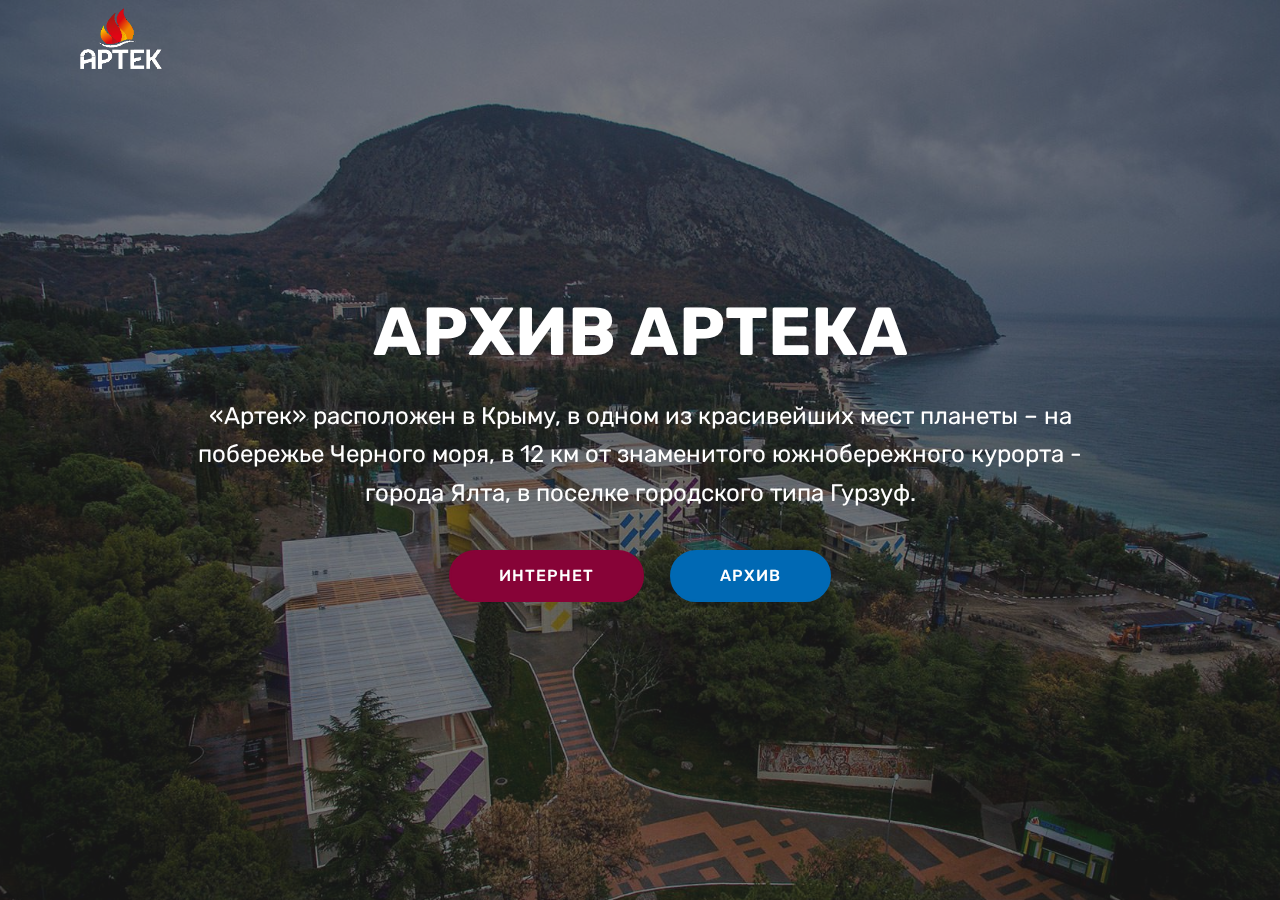
<file: index.html>
<!DOCTYPE html>
<html >
<head>
  <!-- Site made with Mobirise Website Builder v4.5.2, https://mobirise.com -->
  <meta charset="UTF-8">
  <meta http-equiv="X-UA-Compatible" content="IE=edge">
  <meta name="generator" content="Mobirise v4.5.2, mobirise.com">
  <meta name="viewport" content="width=device-width, initial-scale=1, minimum-scale=1">
  <link rel="shortcut icon" href="assets/images/asset-2-128x135.png" type="image/x-icon">
  <meta name="description" content="">
  <title>Архив Артека</title>
  <link rel="stylesheet" href="assets/web/assets/mobirise-icons/mobirise-icons.css">
  <link rel="stylesheet" href="assets/tether/tether.min.css">
  <link rel="stylesheet" href="assets/bootstrap/css/bootstrap.min.css">
  <link rel="stylesheet" href="assets/bootstrap/css/bootstrap-grid.min.css">
  <link rel="stylesheet" href="assets/bootstrap/css/bootstrap-reboot.min.css">
  <link rel="stylesheet" href="assets/dropdown/css/style.css">
  <link rel="stylesheet" href="assets/theme/css/style.css">
  <link rel="stylesheet" href="assets/mobirise/css/mbr-additional.css" type="text/css">
  
  
  
</head>
<body>
<section class="menu cid-qLl26BqRCL" once="menu" id="menu1-2" data-rv-view="2003">

    

    <nav class="navbar navbar-expand beta-menu navbar-dropdown align-items-center navbar-fixed-top navbar-toggleable-sm bg-color transparent">
        <button class="navbar-toggler navbar-toggler-right" type="button" data-toggle="collapse" data-target="#navbarSupportedContent" aria-controls="navbarSupportedContent" aria-expanded="false" aria-label="Toggle navigation">
            <div class="hamburger">
                <span></span>
                <span></span>
                <span></span>
                <span></span>
            </div>
        </button>
        <div class="menu-logo">
            <div class="navbar-brand">
                <span class="navbar-logo">
                    <a href="index.html">
                         <img src="assets/images/invert-308x228.png" alt="Mobirise" title="" media-simple="true" style="height: 3.8rem;">
                    </a>
                </span>
                
            </div>
        </div>
        <div class="collapse navbar-collapse" id="navbarSupportedContent">
            
            
        </div>
    </nav>
</section>

<section class="engine"><a href="https://mobirise.co/a">free web builder</a></section><section class="cid-qLkZNMvWFp mbr-fullscreen mbr-parallax-background" id="header2-0" data-rv-view="2000">

    

    <div class="mbr-overlay" style="opacity: 0.6; background-color: rgb(35, 35, 35);"></div>

    <div class="container align-center">
        <div class="row justify-content-md-center">
            <div class="mbr-white col-md-10">
                <h1 class="mbr-section-title mbr-bold pb-3 mbr-fonts-style display-1">АРХИВ АРТЕКА</h1>
                
                <p class="mbr-text pb-3 mbr-fonts-style display-5">
                    «Артек» расположен в Крыму, в одном из красивейших мест планеты – на побережье Черного моря, в 12 км от знаменитого южнобережного курорта - города Ялта, в поселке городского типа Гурзуф.</p>
                <div class="mbr-section-btn"><a class="btn btn-md btn-secondary display-4" href="page2.html">ИНТЕРНЕТ</a>
                    <a class="btn btn-md btn-success display-4" href="page1.html">АРХИВ</a></div>
            </div>
        </div>
    </div>
    
</section>


  <script src="assets/web/assets/jquery/jquery.min.js"></script>
  <script src="assets/popper/popper.min.js"></script>
  <script src="assets/tether/tether.min.js"></script>
  <script src="assets/bootstrap/js/bootstrap.min.js"></script>
  <script src="assets/smoothscroll/smooth-scroll.js"></script>
  <script src="assets/parallax/jarallax.min.js"></script>
  <script src="assets/dropdown/js/script.min.js"></script>
  <script src="assets/touchswipe/jquery.touch-swipe.min.js"></script>
  <script src="assets/theme/js/script.js"></script>
  
  
</body>
</html>
</file>
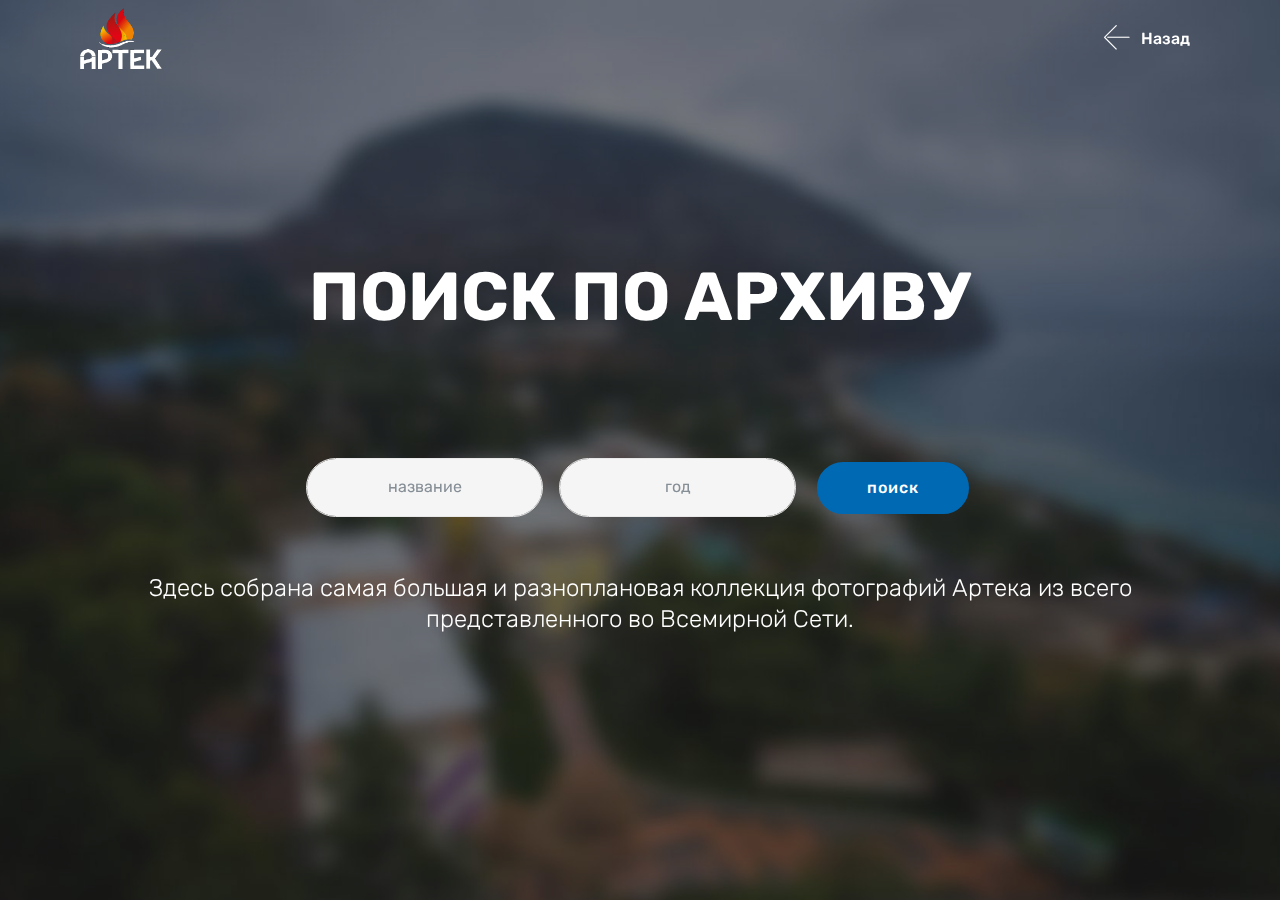
<file: page1.html>
<!DOCTYPE html>
<html >
<head>
  <!-- Site made with Mobirise Website Builder v4.5.2, https://mobirise.com -->
  <meta charset="UTF-8">
  <meta http-equiv="X-UA-Compatible" content="IE=edge">
  <meta name="generator" content="Mobirise v4.5.2, mobirise.com">
  <meta name="viewport" content="width=device-width, initial-scale=1, minimum-scale=1">
  <link rel="shortcut icon" href="assets/images/asset-2-128x135.png" type="image/x-icon">
  <meta name="description" content="">
  <title>Архив</title>
  <link rel="stylesheet" href="assets/web/assets/mobirise-icons/mobirise-icons.css">
  <link rel="stylesheet" href="assets/tether/tether.min.css">
  <link rel="stylesheet" href="assets/bootstrap/css/bootstrap.min.css">
  <link rel="stylesheet" href="assets/bootstrap/css/bootstrap-grid.min.css">
  <link rel="stylesheet" href="assets/bootstrap/css/bootstrap-reboot.min.css">
  <link rel="stylesheet" href="assets/dropdown/css/style.css">
  <link rel="stylesheet" href="assets/theme/css/style.css">
  <link rel="stylesheet" href="assets/mobirise/css/mbr-additional.css" type="text/css">
  
  <script>
  	function goSeek(){
  		var title = ( document.getElementById("name-header13-d").value );
  		var years = ( document.getElementById("email-header13-d").value );
  		var loc = "page3.html?n="+title+"&y="+years;
  		window.location.href = loc;
  	}

  </script>
  
</head>
<body>
<section class="menu cid-qLl6oGbmYI" once="menu" id="menu1-4" data-rv-view="2005">

    

    <nav class="navbar navbar-expand beta-menu navbar-dropdown align-items-center navbar-fixed-top navbar-toggleable-sm bg-color transparent">
        <button class="navbar-toggler navbar-toggler-right" type="button" data-toggle="collapse" data-target="#navbarSupportedContent" aria-controls="navbarSupportedContent" aria-expanded="false" aria-label="Toggle navigation">
            <div class="hamburger">
                <span></span>
                <span></span>
                <span></span>
                <span></span>
            </div>
        </button>
        <div class="menu-logo">
            <div class="navbar-brand">
                <span class="navbar-logo">
                    <a href="index.html">
                         <img src="assets/images/invert-308x228.png" alt="Mobirise" title="" media-simple="true" style="height: 3.8rem;">
                    </a>
                </span>
                
            </div>
        </div>
        <div class="collapse navbar-collapse" id="navbarSupportedContent">
            <ul class="navbar-nav nav-dropdown nav-right" data-app-modern-menu="true"><li class="nav-item">
                    <a class="nav-link link text-white display-4" href="index.html"><span class="mbri-left mbr-iconfont mbr-iconfont-btn"></span>
                        
                        Назад</a>
                </li></ul>
            
        </div>
    </nav>
</section>

<section class="engine"><a href="https://mobirise.co/m">bootstrap table</a></section><section class="header13 cid-qLlcHNHk3T mbr-fullscreen mbr-parallax-background" id="header13-d" data-rv-view="2007">

    

    <div class="mbr-overlay" style="opacity: 0.6; background-color: rgb(35, 35, 35);">
    </div>

    <div class="container">
        

        <h1 class="mbr-section-title align-center pb-3 mbr-white mbr-bold mbr-fonts-style display-1">ПОИСК ПО АРХИВУ</h1>

        <div class="container mt-5 pt-5 pb-5">
            <div class="media-container-column" data-form-type="formoid">
                <div data-form-alert="" hidden="">Thanks for filling out the form!</div>

                <form class="form-inline" action="https://mobirise.com/" method="post" data-form-title="Mobirise Form">
                    <input type="hidden" value="hdi/2RNVP3jq/zBscSjKFIx2XznIAkGbTdpCb3X7JB5Fajqd5vvuDR40aFFNnf7LAranNwJOE4SIgJX49U8HAcjsLKB78Y11Z4DaZ0eOQipB5ZkZofcb8CeQPUgUnvrk" data-form-email="true">
                    <div class="form-group">
                        <input type="text" class="form-control input-sm input-inverse" name="name" required="" data-form-field="Name" placeholder="название" id="name-header13-d">
                    </div>
                    <div class="form-group">
                        <input type="text" class="form-control input-sm input-inverse" name="year" required="" data-form-field="Email" placeholder="год" id="email-header13-d">
                    </div>
                    <div class="buttons-wrap"><button href="" class="btn btn-success display-4" onclick="goSeek()" role="button">поиск</button></div>
                </form>
            </div>
        </div>

        <h3 class="mbr-section-subtitle mbr-fonts-style display-5">Здесь собрана самая большая и разноплановая коллекция фотографий Артека из всего представленного во Всемирной Сети.</h3>

    </div>

    

    
</section>


  <script src="assets/web/assets/jquery/jquery.min.js"></script>
  <script src="assets/popper/popper.min.js"></script>
  <script src="assets/tether/tether.min.js"></script>
  <script src="assets/bootstrap/js/bootstrap.min.js"></script>
  <script src="assets/smoothscroll/smooth-scroll.js"></script>
  <script src="assets/touchswipe/jquery.touch-swipe.min.js"></script>
  <script src="assets/playervimeo/vimeo_player.js"></script>
  <script src="assets/parallax/jarallax.min.js"></script>
  <script src="assets/dropdown/js/script.min.js"></script>
  <script src="assets/theme/js/script.js"></script>
  <script src="assets/formoid/formoid.min.js"></script>
  
  
</body>
</html>
</file>
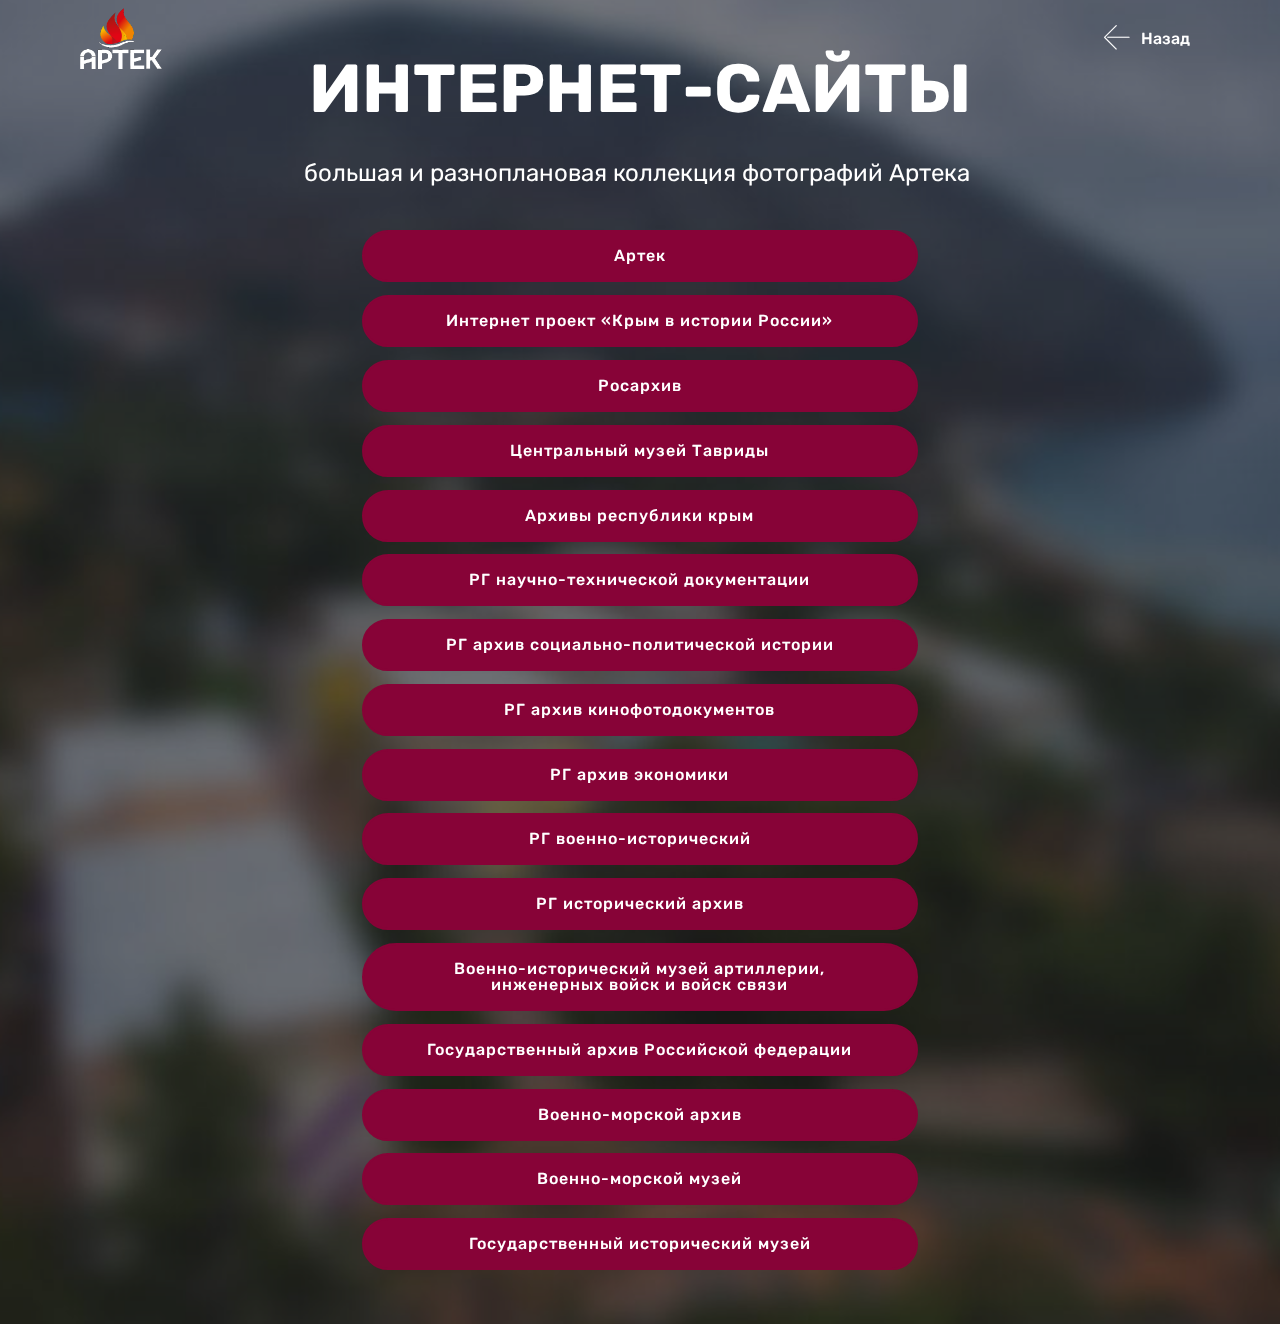
<file: page2.html>
<!DOCTYPE html>
<html >
<head>
  <!-- Site made with Mobirise Website Builder v4.5.2, https://mobirise.com -->
  <meta charset="UTF-8">
  <meta http-equiv="X-UA-Compatible" content="IE=edge">
  <meta name="generator" content="Mobirise v4.5.2, mobirise.com">
  <meta name="viewport" content="width=device-width, initial-scale=1, minimum-scale=1">
  <link rel="shortcut icon" href="assets/images/asset-2-128x135.png" type="image/x-icon">
  <meta name="description" content="">
  <title>Интернет-сайты</title>
  <link rel="stylesheet" href="assets/web/assets/mobirise-icons/mobirise-icons.css">
  <link rel="stylesheet" href="assets/tether/tether.min.css">
  <link rel="stylesheet" href="assets/bootstrap/css/bootstrap.min.css">
  <link rel="stylesheet" href="assets/bootstrap/css/bootstrap-grid.min.css">
  <link rel="stylesheet" href="assets/bootstrap/css/bootstrap-reboot.min.css">
  <link rel="stylesheet" href="assets/dropdown/css/style.css">
  <link rel="stylesheet" href="assets/theme/css/style.css">
  <link rel="stylesheet" href="assets/mobirise/css/mbr-additional.css" type="text/css">
  <link rel="stylesheet" href="style.css">
  
  <script src="jquery.min.js"></script>
  <script>
    $.ajax({
            url : "cites.txt",
            dataType: "text",
            success : function (data) {
                data.split('\n').forEach(function(s){
                  var tt = '<a class="btn btn-md btn-secondary display-4 buter" href="%link%">%text%</a>';
                  tt = tt.replace('%text%',s.split('#')[0]).replace('%link%', s.split('#')[1]);
                  document.getElementById("cites_container").innerHTML += tt; 
                });  
            }
        });
  </script>
  
</head>
<body>
<section class="menu cid-qLlc2cdWd2" once="menu" id="menu1-a" data-rv-view="2010">

    

    <nav class="navbar navbar-expand beta-menu navbar-dropdown align-items-center navbar-toggleable-sm bg-color transparent">
        <button class="navbar-toggler navbar-toggler-right" type="button" data-toggle="collapse" data-target="#navbarSupportedContent" aria-controls="navbarSupportedContent" aria-expanded="false" aria-label="Toggle navigation">
            <div class="hamburger">
                <span></span>
                <span></span>
                <span></span>
                <span></span>
            </div>
        </button>
        <div class="menu-logo">
            <div class="navbar-brand">
                <span class="navbar-logo">
                    <a href="index.html">
                         <img src="assets/images/invert-308x228.png" alt="Mobirise" title="" media-simple="true" style="height: 3.8rem;">
                    </a>
                </span>
                
            </div>
        </div>
        <div class="collapse navbar-collapse" id="navbarSupportedContent">
            <ul class="navbar-nav nav-dropdown nav-right" data-app-modern-menu="true"><li class="nav-item">
                    <a class="nav-link link text-white display-4" href="index.html"><span class="mbri-left mbr-iconfont mbr-iconfont-btn"></span>
                        
                        Назад</a>
                </li></ul>
            
        </div>
    </nav>
</section>

<section class="engine"><a href="https://mobirise.co/l">free bootstrap theme</a></section><section class="cid-qLveZveH5Y mbr-fullscreen mbr-parallax-background" id="header2-1o" data-rv-view="2012">

    

    <div class="mbr-overlay" style="opacity: 0.6; background-color: rgb(35, 35, 35);"></div>

    <div class="container align-center">
        <div class="row justify-content-md-center">
            <div class="mbr-white col-md-10">
                <h1 class="mbr-section-title mbr-bold pb-3 mbr-fonts-style display-1">ИНТЕРНЕТ-САЙТЫ</h1>
                
                <p class="mbr-text pb-3 mbr-fonts-style display-5">большая и разноплановая коллекция фотографий Артека&nbsp;<br></p>
                <div class="mbr-section-btn" id="cites_container">
                </div>
            </div>
        </div>
    </div>
    
</section>


  <script src="assets/web/assets/jquery/jquery.min.js"></script>
  <script src="assets/popper/popper.min.js"></script>
  <script src="assets/tether/tether.min.js"></script>
  <script src="assets/bootstrap/js/bootstrap.min.js"></script>
  <script src="assets/smoothscroll/smooth-scroll.js"></script>
  <script src="assets/dropdown/js/script.min.js"></script>
  <script src="assets/touchswipe/jquery.touch-swipe.min.js"></script>
  <script src="assets/parallax/jarallax.min.js"></script>
  <script src="assets/theme/js/script.js"></script>
  
  
</body>
</html>
</file>
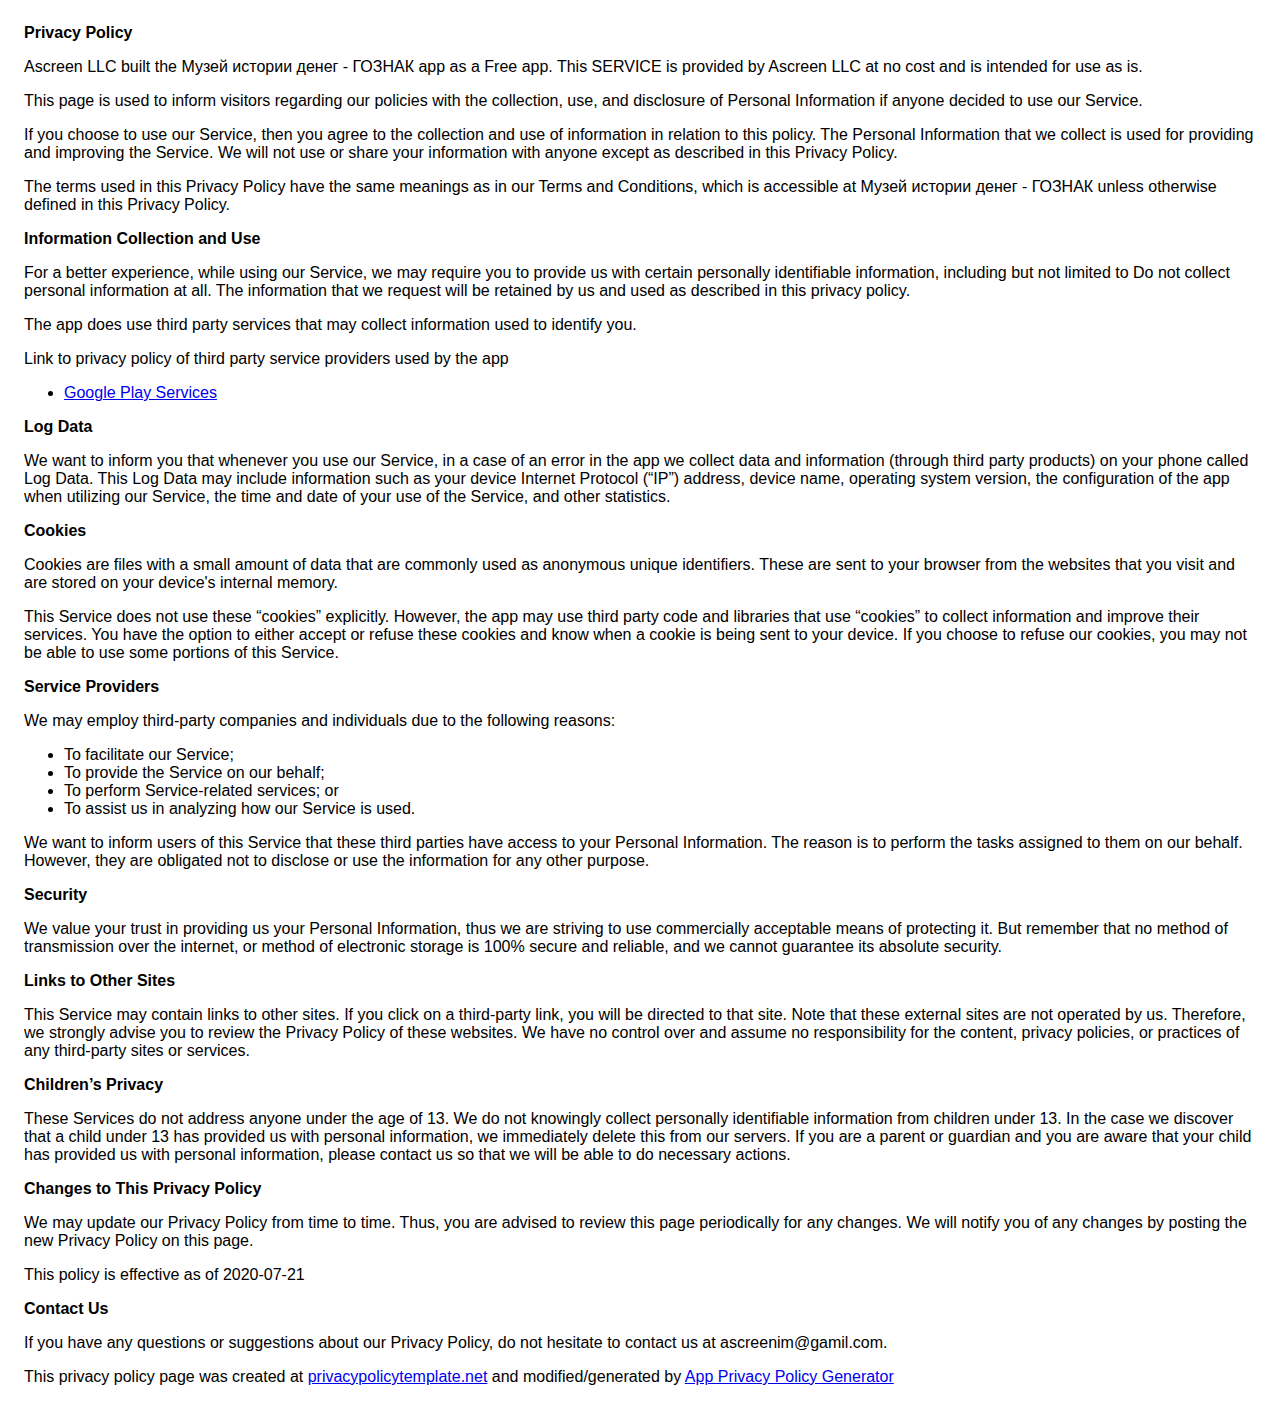
<file: privacy.html>
<!DOCTYPE html>
    <html>
    <head>
      <meta charset='utf-8'>
      <meta name='viewport' content='width=device-width'>
      <title>Privacy Policy</title>
      <style> body { font-family: 'Helvetica Neue', Helvetica, Arial, sans-serif; padding:1em; } </style>
    </head>
    <body>
    <strong>Privacy Policy</strong> <p>
                  Ascreen LLC built the Музей истории денег - ГОЗНАК app as
                  a Free app. This SERVICE is provided by
                  Ascreen LLC at no cost and is intended for use as
                  is.
                </p> <p>
                  This page is used to inform visitors regarding our
                  policies with the collection, use, and disclosure of Personal
                  Information if anyone decided to use our Service.
                </p> <p>
                  If you choose to use our Service, then you agree to
                  the collection and use of information in relation to this
                  policy. The Personal Information that we collect is
                  used for providing and improving the Service. We will not use or share your information with
                  anyone except as described in this Privacy Policy.
                </p> <p>
                  The terms used in this Privacy Policy have the same meanings
                  as in our Terms and Conditions, which is accessible at
                  Музей истории денег - ГОЗНАК unless otherwise defined in this Privacy Policy.
                </p> <p><strong>Information Collection and Use</strong></p> <p>
                  For a better experience, while using our Service, we
                  may require you to provide us with certain personally
                  identifiable information, including but not limited to Do not collect personal information at all. The information that
                  we request will be retained by us and used as described in this privacy policy.
                </p> <div><p>
                    The app does use third party services that may collect
                    information used to identify you.
                  </p> <p>
                    Link to privacy policy of third party service providers used
                    by the app
                  </p> <ul><li><a href="https://www.google.com/policies/privacy/" target="_blank" rel="noopener noreferrer">Google Play Services</a></li><!----><!----><!----><!----><!----><!----><!----><!----><!----><!----><!----><!----><!----><!----><!----><!----><!----><!----><!----><!----><!----></ul></div> <p><strong>Log Data</strong></p> <p>
                  We want to inform you that whenever you
                  use our Service, in a case of an error in the app
                  we collect data and information (through third party
                  products) on your phone called Log Data. This Log Data may
                  include information such as your device Internet Protocol
                  (“IP”) address, device name, operating system version, the
                  configuration of the app when utilizing our Service,
                  the time and date of your use of the Service, and other
                  statistics.
                </p> <p><strong>Cookies</strong></p> <p>
                  Cookies are files with a small amount of data that are
                  commonly used as anonymous unique identifiers. These are sent
                  to your browser from the websites that you visit and are
                  stored on your device's internal memory.
                </p> <p>
                  This Service does not use these “cookies” explicitly. However,
                  the app may use third party code and libraries that use
                  “cookies” to collect information and improve their services.
                  You have the option to either accept or refuse these cookies
                  and know when a cookie is being sent to your device. If you
                  choose to refuse our cookies, you may not be able to use some
                  portions of this Service.
                </p> <p><strong>Service Providers</strong></p> <p>
                  We may employ third-party companies and
                  individuals due to the following reasons:
                </p> <ul><li>To facilitate our Service;</li> <li>To provide the Service on our behalf;</li> <li>To perform Service-related services; or</li> <li>To assist us in analyzing how our Service is used.</li></ul> <p>
                  We want to inform users of this Service
                  that these third parties have access to your Personal
                  Information. The reason is to perform the tasks assigned to
                  them on our behalf. However, they are obligated not to
                  disclose or use the information for any other purpose.
                </p> <p><strong>Security</strong></p> <p>
                  We value your trust in providing us your
                  Personal Information, thus we are striving to use commercially
                  acceptable means of protecting it. But remember that no method
                  of transmission over the internet, or method of electronic
                  storage is 100% secure and reliable, and we cannot
                  guarantee its absolute security.
                </p> <p><strong>Links to Other Sites</strong></p> <p>
                  This Service may contain links to other sites. If you click on
                  a third-party link, you will be directed to that site. Note
                  that these external sites are not operated by us.
                  Therefore, we strongly advise you to review the
                  Privacy Policy of these websites. We have
                  no control over and assume no responsibility for the content,
                  privacy policies, or practices of any third-party sites or
                  services.
                </p> <p><strong>Children’s Privacy</strong></p> <p>
                  These Services do not address anyone under the age of 13.
                  We do not knowingly collect personally
                  identifiable information from children under 13. In the case
                  we discover that a child under 13 has provided
                  us with personal information, we immediately
                  delete this from our servers. If you are a parent or guardian
                  and you are aware that your child has provided us with
                  personal information, please contact us so that
                  we will be able to do necessary actions.
                </p> <p><strong>Changes to This Privacy Policy</strong></p> <p>
                  We may update our Privacy Policy from
                  time to time. Thus, you are advised to review this page
                  periodically for any changes. We will
                  notify you of any changes by posting the new Privacy Policy on
                  this page.
                </p> <p>This policy is effective as of 2020-07-21</p> <p><strong>Contact Us</strong></p> <p>
                  If you have any questions or suggestions about our
                  Privacy Policy, do not hesitate to contact us at ascreenim@gamil.com.
                </p> <p>
                  This privacy policy page was created at
                  <a href="https://privacypolicytemplate.net" target="_blank" rel="noopener noreferrer">privacypolicytemplate.net</a>
                  and modified/generated by
                  <a href="https://app-privacy-policy-generator.firebaseapp.com/" target="_blank" rel="noopener noreferrer">App Privacy Policy Generator</a></p>
    </body>
    </html>
</file>
<file: assets/web/assets/mobirise-icons/mobirise-icons.css>
@font-face {
  font-family: 'MobiriseIcons';
  src:  url('mobirise-icons.eot?spat4u');
  src:  url('mobirise-icons.eot?spat4u#iefix') format('embedded-opentype'),
    url('mobirise-icons.ttf?spat4u') format('truetype'),
    url('mobirise-icons.woff?spat4u') format('woff'),
    url('mobirise-icons.svg?spat4u#MobiriseIcons') format('svg');
  font-weight: normal;
  font-style: normal;
}

[class^="mbri-"], [class*=" mbri-"] {
  /* use !important to prevent issues with browser extensions that change fonts */
  font-family: MobiriseIcons !important;
  speak: none;
  font-style: normal;
  font-weight: normal;
  font-variant: normal;
  text-transform: none;
  line-height: 1;

  /* Better Font Rendering =========== */
  -webkit-font-smoothing: antialiased;
  -moz-osx-font-smoothing: grayscale;
}

.mbri-add-submenu:before {
  content: "\e900";
}
.mbri-alert:before {
  content: "\e901";
}
.mbri-align-center:before {
  content: "\e902";
}
.mbri-align-justify:before {
  content: "\e903";
}
.mbri-align-left:before {
  content: "\e904";
}
.mbri-align-right:before {
  content: "\e905";
}
.mbri-android:before {
  content: "\e906";
}
.mbri-apple:before {
  content: "\e907";
}
.mbri-arrow-down:before {
  content: "\e908";
}
.mbri-arrow-next:before {
  content: "\e909";
}
.mbri-arrow-prev:before {
  content: "\e90a";
}
.mbri-arrow-up:before {
  content: "\e90b";
}
.mbri-bold:before {
  content: "\e90c";
}
.mbri-bookmark:before {
  content: "\e90d";
}
.mbri-bootstrap:before {
  content: "\e90e";
}
.mbri-briefcase:before {
  content: "\e90f";
}
.mbri-browse:before {
  content: "\e910";
}
.mbri-bulleted-list:before {
  content: "\e911";
}
.mbri-calendar:before {
  content: "\e912";
}
.mbri-camera:before {
  content: "\e913";
}
.mbri-cart-add:before {
  content: "\e914";
}
.mbri-cart-full:before {
  content: "\e915";
}
.mbri-cash:before {
  content: "\e916";
}
.mbri-change-style:before {
  content: "\e917";
}
.mbri-chat:before {
  content: "\e918";
}
.mbri-clock:before {
  content: "\e919";
}
.mbri-close:before {
  content: "\e91a";
}
.mbri-cloud:before {
  content: "\e91b";
}
.mbri-code:before {
  content: "\e91c";
}
.mbri-contact-form:before {
  content: "\e91d";
}
.mbri-credit-card:before {
  content: "\e91e";
}
.mbri-cursor-click:before {
  content: "\e91f";
}
.mbri-cust-feedback:before {
  content: "\e920";
}
.mbri-database:before {
  content: "\e921";
}
.mbri-delivery:before {
  content: "\e922";
}
.mbri-desktop:before {
  content: "\e923";
}
.mbri-devices:before {
  content: "\e924";
}
.mbri-down:before {
  content: "\e925";
}
.mbri-download:before {
  content: "\e989";
}
.mbri-drag-n-drop:before {
  content: "\e927";
}
.mbri-drag-n-drop2:before {
  content: "\e928";
}
.mbri-edit:before {
  content: "\e929";
}
.mbri-edit2:before {
  content: "\e92a";
}
.mbri-error:before {
  content: "\e92b";
}
.mbri-extension:before {
  content: "\e92c";
}
.mbri-features:before {
  content: "\e92d";
}
.mbri-file:before {
  content: "\e92e";
}
.mbri-flag:before {
  content: "\e92f";
}
.mbri-folder:before {
  content: "\e930";
}
.mbri-gift:before {
  content: "\e931";
}
.mbri-github:before {
  content: "\e932";
}
.mbri-globe:before {
  content: "\e933";
}
.mbri-globe-2:before {
  content: "\e934";
}
.mbri-growing-chart:before {
  content: "\e935";
}
.mbri-hearth:before {
  content: "\e936";
}
.mbri-help:before {
  content: "\e937";
}
.mbri-home:before {
  content: "\e938";
}
.mbri-hot-cup:before {
  content: "\e939";
}
.mbri-idea:before {
  content: "\e93a";
}
.mbri-image-gallery:before {
  content: "\e93b";
}
.mbri-image-slider:before {
  content: "\e93c";
}
.mbri-info:before {
  content: "\e93d";
}
.mbri-italic:before {
  content: "\e93e";
}
.mbri-key:before {
  content: "\e93f";
}
.mbri-laptop:before {
  content: "\e940";
}
.mbri-layers:before {
  content: "\e941";
}
.mbri-left-right:before {
  content: "\e942";
}
.mbri-left:before {
  content: "\e943";
}
.mbri-letter:before {
  content: "\e944";
}
.mbri-like:before {
  content: "\e945";
}
.mbri-link:before {
  content: "\e946";
}
.mbri-lock:before {
  content: "\e947";
}
.mbri-login:before {
  content: "\e948";
}
.mbri-logout:before {
  content: "\e949";
}
.mbri-magic-stick:before {
  content: "\e94a";
}
.mbri-map-pin:before {
  content: "\e94b";
}
.mbri-menu:before {
  content: "\e94c";
}
.mbri-mobile:before {
  content: "\e94d";
}
.mbri-mobile2:before {
  content: "\e94e";
}
.mbri-mobirise:before {
  content: "\e94f";
}
.mbri-more-horizontal:before {
  content: "\e950";
}
.mbri-more-vertical:before {
  content: "\e951";
}
.mbri-music:before {
  content: "\e952";
}
.mbri-new-file:before {
  content: "\e953";
}
.mbri-numbered-list:before {
  content: "\e954";
}
.mbri-opened-folder:before {
  content: "\e955";
}
.mbri-pages:before {
  content: "\e956";
}
.mbri-paper-plane:before {
  content: "\e957";
}
.mbri-paperclip:before {
  content: "\e958";
}
.mbri-photo:before {
  content: "\e959";
}
.mbri-photos:before {
  content: "\e95a";
}
.mbri-pin:before {
  content: "\e95b";
}
.mbri-play:before {
  content: "\e95c";
}
.mbri-plus:before {
  content: "\e95d";
}
.mbri-preview:before {
  content: "\e95e";
}
.mbri-print:before {
  content: "\e95f";
}
.mbri-protect:before {
  content: "\e960";
}
.mbri-question:before {
  content: "\e961";
}
.mbri-quote-left:before {
  content: "\e962";
}
.mbri-quote-right:before {
  content: "\e963";
}
.mbri-refresh:before {
  content: "\e964";
}
.mbri-responsive:before {
  content: "\e965";
}
.mbri-right:before {
  content: "\e966";
}
.mbri-rocket:before {
  content: "\e967";
}
.mbri-sad-face:before {
  content: "\e968";
}
.mbri-sale:before {
  content: "\e969";
}
.mbri-save:before {
  content: "\e96a";
}
.mbri-search:before {
  content: "\e96b";
}
.mbri-setting:before {
  content: "\e96c";
}
.mbri-setting2:before {
  content: "\e96d";
}
.mbri-setting3:before {
  content: "\e96e";
}
.mbri-share:before {
  content: "\e96f";
}
.mbri-shopping-bag:before {
  content: "\e970";
}
.mbri-shopping-basket:before {
  content: "\e971";
}
.mbri-shopping-cart:before {
  content: "\e972";
}
.mbri-sites:before {
  content: "\e973";
}
.mbri-smile-face:before {
  content: "\e974";
}
.mbri-speed:before {
  content: "\e975";
}
.mbri-star:before {
  content: "\e976";
}
.mbri-success:before {
  content: "\e977";
}
.mbri-sun:before {
  content: "\e978";
}
.mbri-sun2:before {
  content: "\e979";
}
.mbri-tablet:before {
  content: "\e97a";
}
.mbri-tablet-vertical:before {
  content: "\e97b";
}
.mbri-target:before {
  content: "\e97c";
}
.mbri-timer:before {
  content: "\e97d";
}
.mbri-to-ftp:before {
  content: "\e97e";
}
.mbri-to-local-drive:before {
  content: "\e97f";
}
.mbri-touch-swipe:before {
  content: "\e980";
}
.mbri-touch:before {
  content: "\e981";
}
.mbri-trash:before {
  content: "\e982";
}
.mbri-underline:before {
  content: "\e983";
}
.mbri-unlink:before {
  content: "\e984";
}
.mbri-unlock:before {
  content: "\e985";
}
.mbri-up-down:before {
  content: "\e986";
}
.mbri-up:before {
  content: "\e987";
}
.mbri-update:before {
  content: "\e988";
}
.mbri-upload:before {
 content: "\e926"; 
}
.mbri-user:before {
  content: "\e98a";
}
.mbri-user2:before {
  content: "\e98b";
}
.mbri-users:before {
  content: "\e98c";
}
.mbri-video:before {
  content: "\e98d";
}
.mbri-video-play:before {
  content: "\e98e";
}
.mbri-watch:before {
  content: "\e98f";
}
.mbri-website-theme:before {
  content: "\e990";
}
.mbri-wifi:before {
  content: "\e991";
}
.mbri-windows:before {
  content: "\e992";
}
.mbri-zoom-out:before {
  content: "\e993";
}
.mbri-redo:before {
  content: "\e994";
}
.mbri-undo:before {
  content: "\e995";
}
</file>
<file: assets/dropdown/css/style.css>
.navbar-dropdown {
  left: 0;
  padding: 0;
  position: absolute;
  right: 0;
  top: 0;
  transition: all 0.45s ease;
  z-index: 1030;
  background: #282828; }
  .navbar-dropdown .navbar-logo {
    margin-right: 0.8rem;
    transition: margin 0.3s ease-in-out;
    vertical-align: middle; }
    .navbar-dropdown .navbar-logo img {
      height: 3.125rem;
      transition: all 0.3s ease-in-out; }
    .navbar-dropdown .navbar-logo.mbr-iconfont {
      font-size: 3.125rem;
      line-height: 3.125rem; }
  .navbar-dropdown .navbar-caption {
    font-weight: 700;
    white-space: normal;
    vertical-align: -4px;
    line-height: 3.125rem !important; }
    .navbar-dropdown .navbar-caption, .navbar-dropdown .navbar-caption:hover {
      color: inherit;
      text-decoration: none; }
  .navbar-dropdown .mbr-iconfont + .navbar-caption {
    vertical-align: -1px; }
  .navbar-dropdown.navbar-fixed-top {
    position: fixed; }
  .navbar-dropdown .navbar-brand span {
    vertical-align: -4px; }
  .navbar-dropdown.bg-color.transparent {
    background: none; }
  .navbar-dropdown.navbar-short .navbar-brand {
    padding: 0.625rem 0; }
    .navbar-dropdown.navbar-short .navbar-brand span {
      vertical-align: -1px; }
  .navbar-dropdown.navbar-short .navbar-caption {
    line-height: 2.375rem !important;
    vertical-align: -2px; }
  .navbar-dropdown.navbar-short .navbar-logo {
    margin-right: 0.5rem; }
    .navbar-dropdown.navbar-short .navbar-logo img {
      height: 2.375rem; }
    .navbar-dropdown.navbar-short .navbar-logo.mbr-iconfont {
      font-size: 2.375rem;
      line-height: 2.375rem; }
  .navbar-dropdown.navbar-short .mbr-table-cell {
    height: 3.625rem; }
  .navbar-dropdown .navbar-close {
    left: 0.6875rem;
    position: fixed;
    top: 0.75rem;
    z-index: 1000; }
  .navbar-dropdown .hamburger-icon {
    content: "";
    display: inline-block;
    vertical-align: middle;
    width: 16px;
    -webkit-box-shadow: 0 -6px 0 1px #282828,0 0 0 1px #282828,0 6px 0 1px #282828;
    -moz-box-shadow: 0 -6px 0 1px #282828,0 0 0 1px #282828,0 6px 0 1px #282828;
    box-shadow: 0 -6px 0 1px #282828,0 0 0 1px #282828,0 6px 0 1px #282828; }

.dropdown-menu .dropdown-toggle[data-toggle="dropdown-submenu"]::after {
  border-bottom: 0.35em solid transparent;
  border-left: 0.35em solid;
  border-right: 0;
  border-top: 0.35em solid transparent;
  margin-left: 0.3rem; }

.dropdown-menu .dropdown-item:focus {
  outline: 0; }

.nav-dropdown {
  font-size: 0.75rem;
  font-weight: 500;
  height: auto !important; }
  .nav-dropdown .nav-btn {
    padding-left: 1rem; }
  .nav-dropdown .link {
    margin: .667em 1.667em;
    font-weight: 500;
    padding: 0;
    transition: color .2s ease-in-out; }
    .nav-dropdown .link.dropdown-toggle {
      margin-right: 2.583em; }
      .nav-dropdown .link.dropdown-toggle::after {
        margin-left: .25rem;
        border-top: 0.35em solid;
        border-right: 0.35em solid transparent;
        border-left: 0.35em solid transparent;
        border-bottom: 0; }
      .nav-dropdown .link.dropdown-toggle[aria-expanded="true"] {
        margin: 0;
        padding: 0.667em 3.263em  0.667em 1.667em; }
  .nav-dropdown .link::after,
  .nav-dropdown .dropdown-item::after {
    color: inherit; }
  .nav-dropdown .btn {
    font-size: 0.75rem;
    font-weight: 700;
    letter-spacing: 0;
    margin-bottom: 0;
    padding-left: 1.25rem;
    padding-right: 1.25rem; }
  .nav-dropdown .dropdown-menu {
    border-radius: 0;
    border: 0;
    left: 0;
    margin: 0;
    padding-bottom: 1.25rem;
    padding-top: 1.25rem;
    position: relative; }
  .nav-dropdown .dropdown-submenu {
    margin-left: 0.125rem;
    top: 0; }
  .nav-dropdown .dropdown-item {
    font-weight: 500;
    line-height: 2;
    padding: 0.3846em 4.615em 0.3846em 1.5385em;
    position: relative;
    transition: color .2s ease-in-out, background-color .2s ease-in-out; }
    .nav-dropdown .dropdown-item::after {
      margin-top: -0.3077em;
      position: absolute;
      right: 1.1538em;
      top: 50%; }
    .nav-dropdown .dropdown-item:focus, .nav-dropdown .dropdown-item:hover {
      background: none; }

@media (max-width: 767px) {
  .nav-dropdown.navbar-toggleable-sm {
    bottom: 0;
    display: none;
    left: 0;
    overflow-x: hidden;
    position: fixed;
    top: 0;
    transform: translateX(-100%);
    -ms-transform: translateX(-100%);
    -webkit-transform: translateX(-100%);
    width: 18.75rem;
    z-index: 999; } }
.nav-dropdown.navbar-toggleable-xl {
  bottom: 0;
  display: none;
  left: 0;
  overflow-x: hidden;
  position: fixed;
  top: 0;
  transform: translateX(-100%);
  -ms-transform: translateX(-100%);
  -webkit-transform: translateX(-100%);
  width: 18.75rem;
  z-index: 999; }

.nav-dropdown-sm {
  display: block !important;
  overflow-x: hidden;
  overflow: auto;
  padding-top: 3.875rem; }
  .nav-dropdown-sm::after {
    content: "";
    display: block;
    height: 3rem;
    width: 100%; }
  .nav-dropdown-sm.collapse.in ~ .navbar-close {
    display: block !important; }
  .nav-dropdown-sm.collapsing, .nav-dropdown-sm.collapse.in {
    transform: translateX(0);
    -ms-transform: translateX(0);
    -webkit-transform: translateX(0);
    transition: all 0.25s ease-out;
    -webkit-transition: all 0.25s ease-out;
    background: #282828; }
  .nav-dropdown-sm.collapsing[aria-expanded="false"] {
    transform: translateX(-100%);
    -ms-transform: translateX(-100%);
    -webkit-transform: translateX(-100%); }
  .nav-dropdown-sm .nav-item {
    display: block;
    margin-left: 0 !important;
    padding-left: 0; }
  .nav-dropdown-sm .link,
  .nav-dropdown-sm .dropdown-item {
    border-top: 1px dotted rgba(255, 255, 255, 0.1);
    font-size: 0.8125rem;
    line-height: 1.6;
    margin: 0 !important;
    padding: 0.875rem 2.4rem 0.875rem 1.5625rem !important;
    position: relative;
    white-space: normal; }
    .nav-dropdown-sm .link:focus, .nav-dropdown-sm .link:hover,
    .nav-dropdown-sm .dropdown-item:focus,
    .nav-dropdown-sm .dropdown-item:hover {
      background: rgba(0, 0, 0, 0.2) !important;
      color: #c0a375; }
  .nav-dropdown-sm .nav-btn {
    position: relative;
    padding: 1.5625rem 1.5625rem 0 1.5625rem; }
    .nav-dropdown-sm .nav-btn::before {
      border-top: 1px dotted rgba(255, 255, 255, 0.1);
      content: "";
      left: 0;
      position: absolute;
      top: 0;
      width: 100%; }
    .nav-dropdown-sm .nav-btn + .nav-btn {
      padding-top: 0.625rem; }
      .nav-dropdown-sm .nav-btn + .nav-btn::before {
        display: none; }
  .nav-dropdown-sm .btn {
    padding: 0.625rem 0; }
  .nav-dropdown-sm .dropdown-toggle[data-toggle="dropdown-submenu"]::after {
    margin-left: .25rem;
    border-top: 0.35em solid;
    border-right: 0.35em solid transparent;
    border-left: 0.35em solid transparent;
    border-bottom: 0; }
  .nav-dropdown-sm .dropdown-toggle[data-toggle="dropdown-submenu"][aria-expanded="true"]::after {
    border-top: 0;
    border-right: 0.35em solid transparent;
    border-left: 0.35em solid transparent;
    border-bottom: 0.35em solid; }
  .nav-dropdown-sm .dropdown-menu {
    margin: 0;
    padding: 0;
    position: relative;
    top: 0;
    left: 0;
    width: 100%;
    border: 0;
    float: none;
    border-radius: 0;
    background: none; }
  .nav-dropdown-sm .dropdown-submenu {
    left: 100%;
    margin-left: 0.125rem;
    margin-top: -1.25rem;
    top: 0; }

.navbar-toggleable-sm .nav-dropdown .dropdown-menu {
  position: absolute; }

.navbar-toggleable-sm .nav-dropdown .dropdown-submenu {
  left: 100%;
  margin-left: 0.125rem;
  margin-top: -1.25rem;
  top: 0; }

.navbar-toggleable-sm.opened .nav-dropdown .dropdown-menu {
  position: relative; }

.navbar-toggleable-sm.opened .nav-dropdown .dropdown-submenu {
  left: 0;
  margin-left: 00rem;
  margin-top: 0rem;
  top: 0; }

.is-builder .nav-dropdown.collapsing {
  transition: none !important; }

/*# sourceMappingURL=style.css.map */
</file>
<file: assets/theme/css/style.css>
/*!
 * Mobirise v4 theme (https://mobirise.com/)
 * Copyright 2017 Mobirise
 */
section {
  background-color: #eeeeee; }

section,
.container,
.container-fluid {
  position: relative;
  word-wrap: break-word; }

a.mbr-iconfont:hover {
  text-decoration: none; }

.article .lead p, .article .lead ul, .article .lead ol, .article .lead pre, .article .lead blockquote {
  margin-bottom: 0; }

a {
  font-style: normal;
  font-weight: 400;
  cursor: pointer; }
  a, a:hover {
    text-decoration: none; }

figure {
  margin-bottom: 0; }

body {
  color: #232323; }

h1, h2, h3, h4, h5, h6,
.h1, .h2, .h3, .h4, .h5, .h6,
.display-1, .display-2, .display-3, .display-4 {
  line-height: 1;
  word-break: break-word;
  word-wrap: break-word; }

b, strong {
  font-weight: bold; }

blockquote {
  padding: 10px 0 10px 20px;
  position: relative;
  border-left: 2px solid;
  border-color: #ff3366; }

input:-webkit-autofill, input:-webkit-autofill:hover, input:-webkit-autofill:focus, input:-webkit-autofill:active {
  transition-delay: 9999s;
  transition-property: background-color, color; }

textarea[type="hidden"] {
  display: none; }

body {
  position: relative; }

section {
  background-position: 50% 50%;
  background-repeat: no-repeat;
  background-size: cover; }
  section .mbr-background-video,
  section .mbr-background-video-preview {
    position: absolute;
    bottom: 0;
    left: 0;
    right: 0;
    top: 0; }

.hidden {
  visibility: hidden; }

.mbr-z-index20 {
  z-index: 20; }

/*! Base colors */
.mbr-white {
  color: #ffffff; }

.mbr-black {
  color: #000000; }

.mbr-bg-white {
  background-color: #ffffff; }

.mbr-bg-black {
  background-color: #000000; }

/*! Text-aligns */
.align-left {
  text-align: left; }

.align-center {
  text-align: center; }

.align-right {
  text-align: right; }

@media (max-width: 767px) {
  .align-left, .align-center, .align-right, .mbr-section-btn, .mbr-section-title {
    text-align: center; } }
/*! Font-weight  */
.mbr-light {
  font-weight: 300; }

.mbr-regular {
  font-weight: 400; }

.mbr-semibold {
  font-weight: 500; }

.mbr-bold {
  font-weight: 700; }

/*! Media  */
.media-size-item {
  -webkit-flex: 1 1 auto;
  -moz-flex: 1 1 auto;
  -ms-flex: 1 1 auto;
  -o-flex: 1 1 auto;
  flex: 1 1 auto; }

.media-content {
  -webkit-flex-basis: 100%;
  flex-basis: 100%; }

.media-container-row {
  display: -ms-flexbox;
  display: -webkit-flex;
  display: flex;
  -webkit-flex-direction: row;
  -ms-flex-direction: row;
  flex-direction: row;
  -webkit-flex-wrap: wrap;
  -ms-flex-wrap: wrap;
  flex-wrap: wrap;
  -webkit-justify-content: center;
  -ms-flex-pack: center;
  justify-content: center;
  -webkit-align-content: center;
  -ms-flex-line-pack: center;
  align-content: center;
  -webkit-align-items: start;
  -ms-flex-align: start;
  align-items: start; }
  .media-container-row .media-size-item {
    width: 400px; }

.media-container-column {
  display: -ms-flexbox;
  display: -webkit-flex;
  display: flex;
  -webkit-flex-direction: column;
  -ms-flex-direction: column;
  flex-direction: column;
  -webkit-flex-wrap: wrap;
  -ms-flex-wrap: wrap;
  flex-wrap: wrap;
  -webkit-justify-content: center;
  -ms-flex-pack: center;
  justify-content: center;
  -webkit-align-content: center;
  -ms-flex-line-pack: center;
  align-content: center;
  -webkit-align-items: stretch;
  -ms-flex-align: stretch;
  align-items: stretch; }
  .media-container-column > * {
    width: 100%; }

@media (min-width: 992px) {
  .media-container-row {
    -webkit-flex-wrap: nowrap;
    -ms-flex-wrap: nowrap;
    flex-wrap: nowrap; } }
figure {
  overflow: hidden; }

figure[mbr-media-size] {
  transition: width 0.1s; }

.mbr-figure img, .mbr-figure iframe {
  display: block;
  width: 100%; }

.card {
  background-color: transparent;
  border: none; }

.card-img {
  text-align: center;
  flex-shrink: 0; }

.media {
  max-width: 100%;
  margin: 0 auto; }

.mbr-figure {
  -ms-flex-item-align: center;
  -ms-grid-row-align: center;
  -webkit-align-self: center;
  align-self: center; }

.media-container > div {
  max-width: 100%; }

.mbr-figure img, .card-img img {
  width: 100%; }

@media (max-width: 991px) {
  .media-size-item {
    width: auto !important; }

  .media {
    width: auto; }

  .mbr-figure {
    width: 100% !important; } }
/*! Buttons */
.mbr-section-btn {
  margin-left: -.25rem;
  margin-right: -.25rem;
  font-size: 0; }

nav .mbr-section-btn {
  margin-left: 0rem;
  margin-right: 0rem; }

/*! Btn icon margin */
.btn .mbr-iconfont, .btn.btn-sm .mbr-iconfont {
  cursor: pointer;
  margin-right: 0.5rem; }

.btn.btn-md .mbr-iconfont, .btn.btn-md .mbr-iconfont {
  margin-right: 0.8rem; }

.mbr-regular {
  font-weight: 400; }

.mbr-semibold {
  font-weight: 500; }

.mbr-bold {
  font-weight: 700; }

[type="submit"] {
  -webkit-appearance: none; }

/*! Full-screen */
.mbr-fullscreen .mbr-overlay {
  min-height: 100vh; }

.mbr-fullscreen {
  display: flex;
  display: -webkit-flex;
  display: -moz-flex;
  display: -ms-flex;
  display: -o-flex;
  align-items: center;
  -webkit-align-items: center;
  min-height: 100vh;
  padding-top: 3rem;
  padding-bottom: 3rem; }

/*! Map */
.map {
  height: 25rem;
  position: relative; }
  .map iframe {
    width: 100%;
    height: 100%; }

/* Form */
.form-asterisk {
  font-family: initial;
  position: absolute;
  top: -2px;
  font-weight: normal; }

/*! Scroll to top arrow */
.mbr-arrow-up {
  bottom: 25px;
  right: 90px;
  position: fixed;
  text-align: right;
  z-index: 5000;
  color: #ffffff;
  font-size: 32px;
  transform: rotate(180deg);
  -webkit-transform: rotate(180deg); }

.mbr-arrow-up a {
  background: rgba(0, 0, 0, 0.2);
  border-radius: 3px;
  color: #fff;
  display: inline-block;
  height: 60px;
  width: 60px;
  outline-style: none !important;
  position: relative;
  text-decoration: none;
  transition: all .3s ease-in-out;
  cursor: pointer;
  text-align: center; }
  .mbr-arrow-up a:hover {
    background-color: rgba(0, 0, 0, 0.4); }
  .mbr-arrow-up a i {
    line-height: 60px; }

.mbr-arrow-up-icon {
  display: block;
  color: #fff; }

.mbr-arrow-up-icon::before {
  content: "\203a";
  display: inline-block;
  font-family: serif;
  font-size: 32px;
  line-height: 1;
  font-style: normal;
  position: relative;
  top: 6px;
  left: -4px;
  -webkit-transform: rotate(-90deg);
  transform: rotate(-90deg); }

/*! Arrow Down */
.mbr-arrow {
  position: absolute;
  bottom: 45px;
  left: 50%;
  width: 60px;
  height: 60px;
  cursor: pointer;
  background-color: rgba(80, 80, 80, 0.5);
  border-radius: 50%;
  -webkit-transform: translateX(-50%);
  transform: translateX(-50%); }
  .mbr-arrow > a {
    display: inline-block;
    text-decoration: none;
    outline-style: none;
    -webkit-animation: arrowdown 1.7s ease-in-out infinite;
    animation: arrowdown 1.7s ease-in-out infinite; }
    .mbr-arrow > a > i {
      position: absolute;
      top: -2px;
      left: 15px;
      font-size: 2rem; }

@keyframes arrowdown {
  0% {
    transform: translateY(0px);
    -webkit-transform: translateY(0px); }
  50% {
    transform: translateY(-5px);
    -webkit-transform: translateY(-5px); }
  100% {
    transform: translateY(0px);
    -webkit-transform: translateY(0px); } }
@-webkit-keyframes arrowdown {
  0% {
    transform: translateY(0px);
    -webkit-transform: translateY(0px); }
  50% {
    transform: translateY(-5px);
    -webkit-transform: translateY(-5px); }
  100% {
    transform: translateY(0px);
    -webkit-transform: translateY(0px); } }
@media (max-width: 500px) {
  .mbr-arrow-up {
    left: 50%;
    right: auto;
    transform: translateX(-50%) rotate(180deg);
    -webkit-transform: translateX(-50%) rotate(180deg); } }
/*Gradients animation*/
@keyframes gradient-animation {
  from {
    background-position: 0% 100%;
    animation-timing-function: ease-in-out; }
  to {
    background-position: 100% 0%;
    animation-timing-function: ease-in-out; } }
@-webkit-keyframes gradient-animation {
  from {
    background-position: 0% 100%;
    animation-timing-function: ease-in-out; }
  to {
    background-position: 100% 0%;
    animation-timing-function: ease-in-out; } }
.bg-gradient {
  background-size: 200% 200%;
  animation: gradient-animation 5s infinite alternate;
  -webkit-animation: gradient-animation 5s infinite alternate; }

.menu .navbar-brand {
  display: -webkit-flex; }
  .menu .navbar-brand span {
    display: flex;
    display: -webkit-flex; }
  .menu .navbar-brand .navbar-caption-wrap {
    display: -webkit-flex; }
  .menu .navbar-brand .navbar-logo img {
    display: -webkit-flex; }
@media (min-width: 768px) and (max-width: 991px) {
  .menu .navbar-toggleable-sm .navbar-nav {
    display: -webkit-box;
    display: -webkit-flex;
    display: -ms-flexbox; } }
@media (min-width: 992px) {
  .menu .navbar-nav.nav-dropdown {
    display: -webkit-flex; }
  .menu .navbar-toggleable-sm .navbar-collapse {
    display: -webkit-flex !important; } }

/*# sourceMappingURL=style.css.map */
.engine {
	position: absolute;
	text-indent: -2400px;
	text-align: center;
	padding: 0;
	top: 0;
	left: -2400px;
}
</file>
<file: assets/mobirise/css/mbr-additional.css>
@import url(https://fonts.googleapis.com/css?family=Rubik:300,300i,400,400i,500,500i,700,700i,900,900i);





body {
  font-style: normal;
  line-height: 1.5;
}
.mbr-section-title {
  font-style: normal;
  line-height: 1.2;
}
.mbr-section-subtitle {
  line-height: 1.3;
}
.mbr-text {
  font-style: normal;
  line-height: 1.6;
}
.display-1 {
  font-family: 'Rubik', sans-serif;
  font-size: 4.25rem;
}
.display-1 > .mbr-iconfont {
  font-size: 6.8rem;
}
.display-2 {
  font-family: 'Rubik', sans-serif;
  font-size: 3rem;
}
.display-2 > .mbr-iconfont {
  font-size: 4.8rem;
}
.display-4 {
  font-family: 'Rubik', sans-serif;
  font-size: 1rem;
}
.display-4 > .mbr-iconfont {
  font-size: 1.6rem;
}
.display-5 {
  font-family: 'Rubik', sans-serif;
  font-size: 1.5rem;
}
.display-5 > .mbr-iconfont {
  font-size: 2.4rem;
}
.display-7 {
  font-family: 'Rubik', sans-serif;
  font-size: 1rem;
}
.display-7 > .mbr-iconfont {
  font-size: 1.6rem;
}
/* ---- Fluid typography for mobile devices ---- */
/* 1.4 - font scale ratio ( bootstrap == 1.42857 ) */
/* 100vw - current viewport width */
/* (48 - 20)  48 == 48rem == 768px, 20 == 20rem == 320px(minimal supported viewport) */
/* 0.65 - min scale variable, may vary */
@media (max-width: 768px) {
  .display-1 {
    font-size: 3.4rem;
    font-size: calc( 2.1374999999999997rem + (4.25 - 2.1374999999999997) * ((100vw - 20rem) / (48 - 20)));
    line-height: calc( 1.4 * (2.1374999999999997rem + (4.25 - 2.1374999999999997) * ((100vw - 20rem) / (48 - 20))));
  }
  .display-2 {
    font-size: 2.4rem;
    font-size: calc( 1.7rem + (3 - 1.7) * ((100vw - 20rem) / (48 - 20)));
    line-height: calc( 1.4 * (1.7rem + (3 - 1.7) * ((100vw - 20rem) / (48 - 20))));
  }
  .display-4 {
    font-size: 0.8rem;
    font-size: calc( 1rem + (1 - 1) * ((100vw - 20rem) / (48 - 20)));
    line-height: calc( 1.4 * (1rem + (1 - 1) * ((100vw - 20rem) / (48 - 20))));
  }
  .display-5 {
    font-size: 1.2rem;
    font-size: calc( 1.175rem + (1.5 - 1.175) * ((100vw - 20rem) / (48 - 20)));
    line-height: calc( 1.4 * (1.175rem + (1.5 - 1.175) * ((100vw - 20rem) / (48 - 20))));
  }
}
/* Buttons */
.btn {
  font-weight: 500;
  border-width: 2px;
  font-style: normal;
  letter-spacing: 1px;
  margin: .4rem .8rem;
  white-space: normal;
  -webkit-transition: all 0.3s ease-in-out;
  -moz-transition: all 0.3s ease-in-out;
  transition: all 0.3s ease-in-out;
  padding: 1rem 3rem;
  border-radius: 3px;
  display: inline-flex;
  align-items: center;
  justify-content: center;
  word-break: break-word;
}
.btn-sm {
  font-weight: 500;
  letter-spacing: 1px;
  -webkit-transition: all 0.3s ease-in-out;
  -moz-transition: all 0.3s ease-in-out;
  transition: all 0.3s ease-in-out;
  padding: 0.6rem 1.5rem;
  border-radius: 3px;
}
.btn-md {
  font-weight: 500;
  letter-spacing: 1px;
  margin: .4rem .8rem !important;
  -webkit-transition: all 0.3s ease-in-out;
  -moz-transition: all 0.3s ease-in-out;
  transition: all 0.3s ease-in-out;
  padding: 1rem 3rem;
  border-radius: 3px;
}
.btn-lg {
  font-weight: 500;
  letter-spacing: 1px;
  margin: .4rem .8rem !important;
  -webkit-transition: all 0.3s ease-in-out;
  -moz-transition: all 0.3s ease-in-out;
  transition: all 0.3s ease-in-out;
  padding: 1.2rem 3.2rem;
  border-radius: 3px;
}
.bg-primary {
  background-color: #149dcc !important;
}
.bg-success {
  background-color: #0069b4 !important;
}
.bg-info {
  background-color: #82786e !important;
}
.bg-warning {
  background-color: #879a9f !important;
}
.bg-danger {
  background-color: #b1a374 !important;
}
.btn-primary,
.btn-primary:active {
  background-color: #149dcc;
  border-color: #149dcc;
  color: #ffffff;
}
.btn-primary:hover,
.btn-primary:focus,
.btn-primary.focus,
.btn-primary.active {
  color: #ffffff;
  background-color: #0d6786;
  border-color: #0d6786;
}
.btn-primary.disabled,
.btn-primary:disabled {
  color: #ffffff !important;
  background-color: #0d6786 !important;
  border-color: #0d6786 !important;
}
.btn-secondary,
.btn-secondary:active {
  background-color: #870337;
  border-color: #870337;
  color: #ffffff;
}
.btn-secondary:hover,
.btn-secondary:focus,
.btn-secondary.focus,
.btn-secondary.active {
  color: #ffffff;
  background-color: #3c0119;
  border-color: #3c0119;
}
.btn-secondary.disabled,
.btn-secondary:disabled {
  color: #ffffff !important;
  background-color: #3c0119 !important;
  border-color: #3c0119 !important;
}
.btn-info,
.btn-info:active {
  background-color: #82786e;
  border-color: #82786e;
  color: #ffffff;
}
.btn-info:hover,
.btn-info:focus,
.btn-info.focus,
.btn-info.active {
  color: #ffffff;
  background-color: #59524b;
  border-color: #59524b;
}
.btn-info.disabled,
.btn-info:disabled {
  color: #ffffff !important;
  background-color: #59524b !important;
  border-color: #59524b !important;
}
.btn-success,
.btn-success:active {
  background-color: #0069b4;
  border-color: #0069b4;
  color: #ffffff;
}
.btn-success:hover,
.btn-success:focus,
.btn-success.focus,
.btn-success.active {
  color: #ffffff;
  background-color: #003c68;
  border-color: #003c68;
}
.btn-success.disabled,
.btn-success:disabled {
  color: #ffffff !important;
  background-color: #003c68 !important;
  border-color: #003c68 !important;
}
.btn-warning,
.btn-warning:active {
  background-color: #879a9f;
  border-color: #879a9f;
  color: #ffffff;
}
.btn-warning:hover,
.btn-warning:focus,
.btn-warning.focus,
.btn-warning.active {
  color: #ffffff;
  background-color: #617479;
  border-color: #617479;
}
.btn-warning.disabled,
.btn-warning:disabled {
  color: #ffffff !important;
  background-color: #617479 !important;
  border-color: #617479 !important;
}
.btn-danger,
.btn-danger:active {
  background-color: #b1a374;
  border-color: #b1a374;
  color: #ffffff;
}
.btn-danger:hover,
.btn-danger:focus,
.btn-danger.focus,
.btn-danger.active {
  color: #ffffff;
  background-color: #8b7d4e;
  border-color: #8b7d4e;
}
.btn-danger.disabled,
.btn-danger:disabled {
  color: #ffffff !important;
  background-color: #8b7d4e !important;
  border-color: #8b7d4e !important;
}
.btn-white {
  color: #333333 !important;
}
.btn-white,
.btn-white:active {
  background-color: #ffffff;
  border-color: #ffffff;
  color: #ffffff;
}
.btn-white:hover,
.btn-white:focus,
.btn-white.focus,
.btn-white.active {
  color: #ffffff;
  background-color: #d4d4d4;
  border-color: #d4d4d4;
}
.btn-white.disabled,
.btn-white:disabled {
  color: #ffffff !important;
  background-color: #d4d4d4 !important;
  border-color: #d4d4d4 !important;
}
.btn-black,
.btn-black:active {
  background-color: #333333;
  border-color: #333333;
  color: #ffffff;
}
.btn-black:hover,
.btn-black:focus,
.btn-black.focus,
.btn-black.active {
  color: #ffffff;
  background-color: #0d0d0d;
  border-color: #0d0d0d;
}
.btn-black.disabled,
.btn-black:disabled {
  color: #ffffff !important;
  background-color: #0d0d0d !important;
  border-color: #0d0d0d !important;
}
.btn-primary-outline,
.btn-primary-outline:active {
  background: none;
  border-color: #0b566f;
  color: #0b566f;
}
.btn-primary-outline:hover,
.btn-primary-outline:focus,
.btn-primary-outline.focus,
.btn-primary-outline.active {
  color: #ffffff;
  background-color: #149dcc;
  border-color: #149dcc;
}
.btn-primary-outline.disabled,
.btn-primary-outline:disabled {
  color: #ffffff !important;
  background-color: #149dcc !important;
  border-color: #149dcc !important;
}
.btn-secondary-outline,
.btn-secondary-outline:active {
  background: none;
  border-color: #23010e;
  color: #23010e;
}
.btn-secondary-outline:hover,
.btn-secondary-outline:focus,
.btn-secondary-outline.focus,
.btn-secondary-outline.active {
  color: #ffffff;
  background-color: #870337;
  border-color: #870337;
}
.btn-secondary-outline.disabled,
.btn-secondary-outline:disabled {
  color: #ffffff !important;
  background-color: #870337 !important;
  border-color: #870337 !important;
}
.btn-info-outline,
.btn-info-outline:active {
  background: none;
  border-color: #4b453f;
  color: #4b453f;
}
.btn-info-outline:hover,
.btn-info-outline:focus,
.btn-info-outline.focus,
.btn-info-outline.active {
  color: #ffffff;
  background-color: #82786e;
  border-color: #82786e;
}
.btn-info-outline.disabled,
.btn-info-outline:disabled {
  color: #ffffff !important;
  background-color: #82786e !important;
  border-color: #82786e !important;
}
.btn-success-outline,
.btn-success-outline:active {
  background: none;
  border-color: #002d4e;
  color: #002d4e;
}
.btn-success-outline:hover,
.btn-success-outline:focus,
.btn-success-outline.focus,
.btn-success-outline.active {
  color: #ffffff;
  background-color: #0069b4;
  border-color: #0069b4;
}
.btn-success-outline.disabled,
.btn-success-outline:disabled {
  color: #ffffff !important;
  background-color: #0069b4 !important;
  border-color: #0069b4 !important;
}
.btn-warning-outline,
.btn-warning-outline:active {
  background: none;
  border-color: #55666b;
  color: #55666b;
}
.btn-warning-outline:hover,
.btn-warning-outline:focus,
.btn-warning-outline.focus,
.btn-warning-outline.active {
  color: #ffffff;
  background-color: #879a9f;
  border-color: #879a9f;
}
.btn-warning-outline.disabled,
.btn-warning-outline:disabled {
  color: #ffffff !important;
  background-color: #879a9f !important;
  border-color: #879a9f !important;
}
.btn-danger-outline,
.btn-danger-outline:active {
  background: none;
  border-color: #7a6e45;
  color: #7a6e45;
}
.btn-danger-outline:hover,
.btn-danger-outline:focus,
.btn-danger-outline.focus,
.btn-danger-outline.active {
  color: #ffffff;
  background-color: #b1a374;
  border-color: #b1a374;
}
.btn-danger-outline.disabled,
.btn-danger-outline:disabled {
  color: #ffffff !important;
  background-color: #b1a374 !important;
  border-color: #b1a374 !important;
}
.btn-black-outline,
.btn-black-outline:active {
  background: none;
  border-color: #000000;
  color: #000000;
}
.btn-black-outline:hover,
.btn-black-outline:focus,
.btn-black-outline.focus,
.btn-black-outline.active {
  color: #ffffff;
  background-color: #333333;
  border-color: #333333;
}
.btn-black-outline.disabled,
.btn-black-outline:disabled {
  color: #ffffff !important;
  background-color: #333333 !important;
  border-color: #333333 !important;
}
.btn-white-outline,
.btn-white-outline:active,
.btn-white-outline.active {
  background: none;
  border-color: #ffffff;
  color: #ffffff;
}
.btn-white-outline:hover,
.btn-white-outline:focus,
.btn-white-outline.focus {
  color: #333333;
  background-color: #ffffff;
  border-color: #ffffff;
}
.text-primary {
  color: #149dcc !important;
}
.text-secondary {
  color: #870337 !important;
}
.text-success {
  color: #0069b4 !important;
}
.text-info {
  color: #82786e !important;
}
.text-warning {
  color: #879a9f !important;
}
.text-danger {
  color: #b1a374 !important;
}
.text-white {
  color: #ffffff !important;
}
.text-black {
  color: #000000 !important;
}
a.text-primary:hover,
a.text-primary:focus {
  color: #0b566f !important;
}
a.text-secondary:hover,
a.text-secondary:focus {
  color: #23010e !important;
}
a.text-success:hover,
a.text-success:focus {
  color: #002d4e !important;
}
a.text-info:hover,
a.text-info:focus {
  color: #4b453f !important;
}
a.text-warning:hover,
a.text-warning:focus {
  color: #55666b !important;
}
a.text-danger:hover,
a.text-danger:focus {
  color: #7a6e45 !important;
}
a.text-white:hover,
a.text-white:focus {
  color: #b3b3b3 !important;
}
a.text-black:hover,
a.text-black:focus {
  color: #4d4d4d !important;
}
.alert-success {
  background-color: #70c770;
}
.alert-info {
  background-color: #82786e;
}
.alert-warning {
  background-color: #879a9f;
}
.alert-danger {
  background-color: #b1a374;
}
.mbr-section-btn a.btn:not(.btn-form) {
  border-radius: 100px;
}
.mbr-section-btn a.btn:not(.btn-form):hover {
  box-shadow: 0 10px 40px 0 rgba(0, 0, 0, 0.2);
}
.mbr-gallery-filter li a {
  border-radius: 100px !important;
}
.mbr-gallery-filter li.active .btn {
  background-color: #149dcc;
  border-color: #149dcc;
  color: #ffffff;
}
.mbr-gallery-filter li.active .btn:focus {
  box-shadow: none;
}
.nav-tabs .nav-link {
  border-radius: 100px !important;
}
.btn-form {
  border-radius: 0;
}
.btn-form:hover {
  cursor: pointer;
}
a,
a:hover {
  color: #149dcc;
}
.mbr-plan-header.bg-primary .mbr-plan-subtitle,
.mbr-plan-header.bg-primary .mbr-plan-price-desc {
  color: #b4e6f8;
}
.mbr-plan-header.bg-success .mbr-plan-subtitle,
.mbr-plan-header.bg-success .mbr-plan-price-desc {
  color: #35abff;
}
.mbr-plan-header.bg-info .mbr-plan-subtitle,
.mbr-plan-header.bg-info .mbr-plan-price-desc {
  color: #beb8b2;
}
.mbr-plan-header.bg-warning .mbr-plan-subtitle,
.mbr-plan-header.bg-warning .mbr-plan-price-desc {
  color: #ced6d8;
}
.mbr-plan-header.bg-danger .mbr-plan-subtitle,
.mbr-plan-header.bg-danger .mbr-plan-price-desc {
  color: #dfd9c6;
}
/* Scroll to top button*/
.scrollToTop_wraper {
  opacity: 0 !important;
}
#scrollToTop a i:before {
  content: '';
  position: absolute;
  height: 40%;
  top: 25%;
  background: #fff;
  width: 2px;
  left: calc(50% - 1px);
}
#scrollToTop a i:after {
  content: '';
  position: absolute;
  display: block;
  border-top: 2px solid #fff;
  border-right: 2px solid #fff;
  width: 40%;
  height: 40%;
  left: 30%;
  bottom: 30%;
  transform: rotate(135deg);
}
/* Others*/
.note-check a[data-value=Rubik] {
  font-style: normal;
}
.mbr-arrow a {
  color: #ffffff;
}
@media (max-width: 767px) {
  .mbr-arrow {
    display: none;
  }
}
.form-control-label {
  position: relative;
  cursor: pointer;
  margin-bottom: .357em;
  padding: 0;
}
.alert {
  color: #ffffff;
  border-radius: 0;
  border: 0;
  font-size: .875rem;
  line-height: 1.5;
  margin-bottom: 1.875rem;
  padding: 1.25rem;
  position: relative;
}
.alert.alert-form::after {
  background-color: inherit;
  bottom: -7px;
  content: "";
  display: block;
  height: 14px;
  left: 50%;
  margin-left: -7px;
  position: absolute;
  transform: rotate(45deg);
  width: 14px;
}
.form-control {
  background-color: #f5f5f5;
  box-shadow: none;
  color: #565656;
  font-family: 'Rubik', sans-serif;
  font-size: 1rem;
  line-height: 1.43;
  min-height: 3.5em;
  padding: 1.07em .5em;
}
.form-control > .mbr-iconfont {
  font-size: 1.6rem;
}
.form-control,
.form-control:focus {
  border: 1px solid #e8e8e8;
}
.form-active .form-control:invalid {
  border-color: red;
}
.mbr-overlay {
  background-color: #000;
  bottom: 0;
  left: 0;
  opacity: .5;
  position: absolute;
  right: 0;
  top: 0;
  z-index: 0;
}
blockquote {
  font-style: italic;
  padding: 10px 0 10px 20px;
  font-size: 1.09rem;
  position: relative;
  border-color: #149dcc;
  border-width: 3px;
}
ul,
ol,
pre,
blockquote {
  margin-bottom: 2.3125rem;
}
pre {
  background: #f4f4f4;
  padding: 10px 24px;
  white-space: pre-wrap;
}
.inactive {
  -webkit-user-select: none;
  -moz-user-select: none;
  -ms-user-select: none;
  user-select: none;
  pointer-events: none;
  -webkit-user-drag: none;
  user-drag: none;
}
.mbr-section__comments .row {
  justify-content: center;
}
/* Forms */
.mbr-form .btn {
  margin: .4rem 0;
}
.mbr-form .input-group-btn a.btn {
  border-radius: 100px !important;
}
.mbr-form .input-group-btn a.btn:hover {
  box-shadow: 0 10px 40px 0 rgba(0, 0, 0, 0.2);
}
.mbr-form .input-group-btn button[type="submit"] {
  border-radius: 100px !important;
  padding: 1rem 3rem;
}
.mbr-form .input-group-btn button[type="submit"]:hover {
  box-shadow: 0 10px 40px 0 rgba(0, 0, 0, 0.2);
}
.form2 .form-control {
  border-top-left-radius: 100px;
  border-bottom-left-radius: 100px;
}
.form2 .input-group-btn a.btn {
  border-top-left-radius: 0 !important;
  border-bottom-left-radius: 0 !important;
}
.form2 .input-group-btn button[type="submit"] {
  border-top-left-radius: 0 !important;
  border-bottom-left-radius: 0 !important;
}
.form3 input[type="email"] {
  border-radius: 100px !important;
}
@media (max-width: 349px) {
  .form2 input[type="email"] {
    border-radius: 100px !important;
  }
  .form2 .input-group-btn a.btn {
    border-radius: 100px !important;
  }
  .form2 .input-group-btn button[type="submit"] {
    border-radius: 100px !important;
  }
}
@media (max-width: 767px) {
  .btn {
    font-size: .75rem !important;
  }
  .btn .mbr-iconfont {
    font-size: 1rem !important;
  }
}
/* Social block */
.btn-social {
  font-size: 20px;
  border-radius: 50%;
  padding: 0;
  width: 44px;
  height: 44px;
  line-height: 44px;
  text-align: center;
  position: relative;
  border: 2px solid #c0a375;
  border-color: #149dcc;
  color: #232323;
  cursor: pointer;
}
.btn-social i {
  top: 0;
  line-height: 44px;
  width: 44px;
}
.btn-social:hover {
  color: #fff;
  background: #149dcc;
}
.btn-social + .btn {
  margin-left: .1rem;
}
/* Footer */
.mbr-footer-content li::before,
.mbr-footer .mbr-contacts li::before {
  background: #149dcc;
}
.mbr-footer-content li a:hover,
.mbr-footer .mbr-contacts li a:hover {
  color: #149dcc;
}
.footer3 input[type="email"],
.footer4 input[type="email"] {
  border-radius: 100px !important;
}
.footer3 .input-group-btn a.btn,
.footer4 .input-group-btn a.btn {
  border-radius: 100px !important;
}
.footer3 .input-group-btn button[type="submit"],
.footer4 .input-group-btn button[type="submit"] {
  border-radius: 100px !important;
}
/* Headers*/
.header13 .form-inline input[type="email"],
.header14 .form-inline input[type="email"] {
  border-radius: 100px;
}
.header13 .form-inline input[type="text"],
.header14 .form-inline input[type="text"] {
  border-radius: 100px;
}
.header13 .form-inline input[type="tel"],
.header14 .form-inline input[type="tel"] {
  border-radius: 100px;
}
.header13 .form-inline a.btn,
.header14 .form-inline a.btn {
  border-radius: 100px;
}
.header13 .form-inline button,
.header14 .form-inline button {
  border-radius: 100px !important;
}
.offset-1 {
  margin-left: 8.33333%;
}
.offset-2 {
  margin-left: 16.66667%;
}
.offset-3 {
  margin-left: 25%;
}
.offset-4 {
  margin-left: 33.33333%;
}
.offset-5 {
  margin-left: 41.66667%;
}
.offset-6 {
  margin-left: 50%;
}
.offset-7 {
  margin-left: 58.33333%;
}
.offset-8 {
  margin-left: 66.66667%;
}
.offset-9 {
  margin-left: 75%;
}
.offset-10 {
  margin-left: 83.33333%;
}
.offset-11 {
  margin-left: 91.66667%;
}
@media (min-width: 576px) {
  .offset-sm-0 {
    margin-left: 0%;
  }
  .offset-sm-1 {
    margin-left: 8.33333%;
  }
  .offset-sm-2 {
    margin-left: 16.66667%;
  }
  .offset-sm-3 {
    margin-left: 25%;
  }
  .offset-sm-4 {
    margin-left: 33.33333%;
  }
  .offset-sm-5 {
    margin-left: 41.66667%;
  }
  .offset-sm-6 {
    margin-left: 50%;
  }
  .offset-sm-7 {
    margin-left: 58.33333%;
  }
  .offset-sm-8 {
    margin-left: 66.66667%;
  }
  .offset-sm-9 {
    margin-left: 75%;
  }
  .offset-sm-10 {
    margin-left: 83.33333%;
  }
  .offset-sm-11 {
    margin-left: 91.66667%;
  }
}
@media (min-width: 768px) {
  .offset-md-0 {
    margin-left: 0%;
  }
  .offset-md-1 {
    margin-left: 8.33333%;
  }
  .offset-md-2 {
    margin-left: 16.66667%;
  }
  .offset-md-3 {
    margin-left: 25%;
  }
  .offset-md-4 {
    margin-left: 33.33333%;
  }
  .offset-md-5 {
    margin-left: 41.66667%;
  }
  .offset-md-6 {
    margin-left: 50%;
  }
  .offset-md-7 {
    margin-left: 58.33333%;
  }
  .offset-md-8 {
    margin-left: 66.66667%;
  }
  .offset-md-9 {
    margin-left: 75%;
  }
  .offset-md-10 {
    margin-left: 83.33333%;
  }
  .offset-md-11 {
    margin-left: 91.66667%;
  }
}
@media (min-width: 992px) {
  .offset-lg-0 {
    margin-left: 0%;
  }
  .offset-lg-1 {
    margin-left: 8.33333%;
  }
  .offset-lg-2 {
    margin-left: 16.66667%;
  }
  .offset-lg-3 {
    margin-left: 25%;
  }
  .offset-lg-4 {
    margin-left: 33.33333%;
  }
  .offset-lg-5 {
    margin-left: 41.66667%;
  }
  .offset-lg-6 {
    margin-left: 50%;
  }
  .offset-lg-7 {
    margin-left: 58.33333%;
  }
  .offset-lg-8 {
    margin-left: 66.66667%;
  }
  .offset-lg-9 {
    margin-left: 75%;
  }
  .offset-lg-10 {
    margin-left: 83.33333%;
  }
  .offset-lg-11 {
    margin-left: 91.66667%;
  }
}
@media (min-width: 1200px) {
  .offset-xl-0 {
    margin-left: 0%;
  }
  .offset-xl-1 {
    margin-left: 8.33333%;
  }
  .offset-xl-2 {
    margin-left: 16.66667%;
  }
  .offset-xl-3 {
    margin-left: 25%;
  }
  .offset-xl-4 {
    margin-left: 33.33333%;
  }
  .offset-xl-5 {
    margin-left: 41.66667%;
  }
  .offset-xl-6 {
    margin-left: 50%;
  }
  .offset-xl-7 {
    margin-left: 58.33333%;
  }
  .offset-xl-8 {
    margin-left: 66.66667%;
  }
  .offset-xl-9 {
    margin-left: 75%;
  }
  .offset-xl-10 {
    margin-left: 83.33333%;
  }
  .offset-xl-11 {
    margin-left: 91.66667%;
  }
}
.navbar-toggler {
  -webkit-align-self: flex-start;
  -ms-flex-item-align: start;
  align-self: flex-start;
  padding: 0.25rem 0.75rem;
  font-size: 1.25rem;
  line-height: 1;
  background: transparent;
  border: 1px solid transparent;
  -webkit-border-radius: 0.25rem;
  border-radius: 0.25rem;
}
.navbar-toggler:focus,
.navbar-toggler:hover {
  text-decoration: none;
}
.navbar-toggler-icon {
  display: inline-block;
  width: 1.5em;
  height: 1.5em;
  vertical-align: middle;
  content: "";
  background: no-repeat center center;
  -webkit-background-size: 100% 100%;
  -o-background-size: 100% 100%;
  background-size: 100% 100%;
}
.navbar-toggler-left {
  position: absolute;
  left: 1rem;
}
.navbar-toggler-right {
  position: absolute;
  right: 1rem;
}
@media (max-width: 575px) {
  .navbar-toggleable .navbar-nav .dropdown-menu {
    position: static;
    float: none;
  }
  .navbar-toggleable > .container {
    padding-right: 0;
    padding-left: 0;
  }
}
@media (min-width: 576px) {
  .navbar-toggleable {
    -webkit-box-orient: horizontal;
    -webkit-box-direction: normal;
    -webkit-flex-direction: row;
    -ms-flex-direction: row;
    flex-direction: row;
    -webkit-flex-wrap: nowrap;
    -ms-flex-wrap: nowrap;
    flex-wrap: nowrap;
    -webkit-box-align: center;
    -webkit-align-items: center;
    -ms-flex-align: center;
    align-items: center;
  }
  .navbar-toggleable .navbar-nav {
    -webkit-box-orient: horizontal;
    -webkit-box-direction: normal;
    -webkit-flex-direction: row;
    -ms-flex-direction: row;
    flex-direction: row;
  }
  .navbar-toggleable .navbar-nav .nav-link {
    padding-right: .5rem;
    padding-left: .5rem;
  }
  .navbar-toggleable > .container {
    display: -webkit-box;
    display: -webkit-flex;
    display: -ms-flexbox;
    display: flex;
    -webkit-flex-wrap: nowrap;
    -ms-flex-wrap: nowrap;
    flex-wrap: nowrap;
    -webkit-box-align: center;
    -webkit-align-items: center;
    -ms-flex-align: center;
    align-items: center;
  }
  .navbar-toggleable .navbar-collapse {
    display: -webkit-box !important;
    display: -webkit-flex !important;
    display: -ms-flexbox !important;
    display: flex !important;
    width: 100%;
  }
  .navbar-toggleable .navbar-toggler {
    display: none;
  }
}
@media (max-width: 767px) {
  .navbar-toggleable-sm .navbar-nav .dropdown-menu {
    position: static;
    float: none;
  }
  .navbar-toggleable-sm > .container {
    padding-right: 0;
    padding-left: 0;
  }
}
@media (min-width: 768px) {
  .navbar-toggleable-sm {
    -webkit-box-orient: horizontal;
    -webkit-box-direction: normal;
    -webkit-flex-direction: row;
    -ms-flex-direction: row;
    flex-direction: row;
    -webkit-flex-wrap: nowrap;
    -ms-flex-wrap: nowrap;
    flex-wrap: nowrap;
    -webkit-box-align: center;
    -webkit-align-items: center;
    -ms-flex-align: center;
    align-items: center;
  }
  .navbar-toggleable-sm .navbar-nav {
    -webkit-box-orient: horizontal;
    -webkit-box-direction: normal;
    -webkit-flex-direction: row;
    -ms-flex-direction: row;
    flex-direction: row;
  }
  .navbar-toggleable-sm .navbar-nav .nav-link {
    padding-right: .5rem;
    padding-left: .5rem;
  }
  .navbar-toggleable-sm > .container {
    display: -webkit-box;
    display: -webkit-flex;
    display: -ms-flexbox;
    display: flex;
    -webkit-flex-wrap: nowrap;
    -ms-flex-wrap: nowrap;
    flex-wrap: nowrap;
    -webkit-box-align: center;
    -webkit-align-items: center;
    -ms-flex-align: center;
    align-items: center;
  }
  .navbar-toggleable-sm .navbar-collapse {
    display: -webkit-box !important;
    display: -webkit-flex !important;
    display: -ms-flexbox !important;
    display: flex !important;
    width: 100%;
  }
  .navbar-toggleable-sm .navbar-toggler {
    display: none;
  }
}
@media (max-width: 991px) {
  .navbar-toggleable-md .navbar-nav .dropdown-menu {
    position: static;
    float: none;
  }
  .navbar-toggleable-md > .container {
    padding-right: 0;
    padding-left: 0;
  }
}
@media (min-width: 992px) {
  .navbar-toggleable-md {
    -webkit-box-orient: horizontal;
    -webkit-box-direction: normal;
    -webkit-flex-direction: row;
    -ms-flex-direction: row;
    flex-direction: row;
    -webkit-flex-wrap: nowrap;
    -ms-flex-wrap: nowrap;
    flex-wrap: nowrap;
    -webkit-box-align: center;
    -webkit-align-items: center;
    -ms-flex-align: center;
    align-items: center;
  }
  .navbar-toggleable-md .navbar-nav {
    -webkit-box-orient: horizontal;
    -webkit-box-direction: normal;
    -webkit-flex-direction: row;
    -ms-flex-direction: row;
    flex-direction: row;
  }
  .navbar-toggleable-md .navbar-nav .nav-link {
    padding-right: .5rem;
    padding-left: .5rem;
  }
  .navbar-toggleable-md > .container {
    display: -webkit-box;
    display: -webkit-flex;
    display: -ms-flexbox;
    display: flex;
    -webkit-flex-wrap: nowrap;
    -ms-flex-wrap: nowrap;
    flex-wrap: nowrap;
    -webkit-box-align: center;
    -webkit-align-items: center;
    -ms-flex-align: center;
    align-items: center;
  }
  .navbar-toggleable-md .navbar-collapse {
    display: -webkit-box !important;
    display: -webkit-flex !important;
    display: -ms-flexbox !important;
    display: flex !important;
    width: 100%;
  }
  .navbar-toggleable-md .navbar-toggler {
    display: none;
  }
}
@media (max-width: 1199px) {
  .navbar-toggleable-lg .navbar-nav .dropdown-menu {
    position: static;
    float: none;
  }
  .navbar-toggleable-lg > .container {
    padding-right: 0;
    padding-left: 0;
  }
}
@media (min-width: 1200px) {
  .navbar-toggleable-lg {
    -webkit-box-orient: horizontal;
    -webkit-box-direction: normal;
    -webkit-flex-direction: row;
    -ms-flex-direction: row;
    flex-direction: row;
    -webkit-flex-wrap: nowrap;
    -ms-flex-wrap: nowrap;
    flex-wrap: nowrap;
    -webkit-box-align: center;
    -webkit-align-items: center;
    -ms-flex-align: center;
    align-items: center;
  }
  .navbar-toggleable-lg .navbar-nav {
    -webkit-box-orient: horizontal;
    -webkit-box-direction: normal;
    -webkit-flex-direction: row;
    -ms-flex-direction: row;
    flex-direction: row;
  }
  .navbar-toggleable-lg .navbar-nav .nav-link {
    padding-right: .5rem;
    padding-left: .5rem;
  }
  .navbar-toggleable-lg > .container {
    display: -webkit-box;
    display: -webkit-flex;
    display: -ms-flexbox;
    display: flex;
    -webkit-flex-wrap: nowrap;
    -ms-flex-wrap: nowrap;
    flex-wrap: nowrap;
    -webkit-box-align: center;
    -webkit-align-items: center;
    -ms-flex-align: center;
    align-items: center;
  }
  .navbar-toggleable-lg .navbar-collapse {
    display: -webkit-box !important;
    display: -webkit-flex !important;
    display: -ms-flexbox !important;
    display: flex !important;
    width: 100%;
  }
  .navbar-toggleable-lg .navbar-toggler {
    display: none;
  }
}
.navbar-toggleable-xl {
  -webkit-box-orient: horizontal;
  -webkit-box-direction: normal;
  -webkit-flex-direction: row;
  -ms-flex-direction: row;
  flex-direction: row;
  -webkit-flex-wrap: nowrap;
  -ms-flex-wrap: nowrap;
  flex-wrap: nowrap;
  -webkit-box-align: center;
  -webkit-align-items: center;
  -ms-flex-align: center;
  align-items: center;
}
.navbar-toggleable-xl .navbar-nav .dropdown-menu {
  position: static;
  float: none;
}
.navbar-toggleable-xl > .container {
  padding-right: 0;
  padding-left: 0;
}
.navbar-toggleable-xl .navbar-nav {
  -webkit-box-orient: horizontal;
  -webkit-box-direction: normal;
  -webkit-flex-direction: row;
  -ms-flex-direction: row;
  flex-direction: row;
}
.navbar-toggleable-xl .navbar-nav .nav-link {
  padding-right: .5rem;
  padding-left: .5rem;
}
.navbar-toggleable-xl > .container {
  display: -webkit-box;
  display: -webkit-flex;
  display: -ms-flexbox;
  display: flex;
  -webkit-flex-wrap: nowrap;
  -ms-flex-wrap: nowrap;
  flex-wrap: nowrap;
  -webkit-box-align: center;
  -webkit-align-items: center;
  -ms-flex-align: center;
  align-items: center;
}
.navbar-toggleable-xl .navbar-collapse {
  display: -webkit-box !important;
  display: -webkit-flex !important;
  display: -ms-flexbox !important;
  display: flex !important;
  width: 100%;
}
.navbar-toggleable-xl .navbar-toggler {
  display: none;
}
.card-img {
  width: auto;
}
.menu .navbar.collapsed:not(.beta-menu) {
  flex-direction: column;
}
.carousel-item.active,
.carousel-item-next,
.carousel-item-prev {
  display: -webkit-box;
  display: -webkit-flex;
  display: -ms-flexbox;
  display: flex;
}
.note-air-layout .dropup .dropdown-menu,
.note-air-layout .navbar-fixed-bottom .dropdown .dropdown-menu {
  bottom: initial !important;
}
html,
body {
  height: auto;
  min-height: 100vh;
}
.cid-qLkZNMvWFp {
  background-image: url("../../../assets/images/2343-20004-1800x1171.jpg");
}
.cid-qLl26BqRCL .navbar {
  padding: .5rem 0;
  background: #232323;
  transition: none;
  min-height: 77px;
}
.cid-qLl26BqRCL .navbar-dropdown.bg-color.transparent.opened {
  background: #232323;
}
.cid-qLl26BqRCL a {
  font-style: normal;
}
.cid-qLl26BqRCL .nav-item span {
  padding-right: 0.4em;
  line-height: 0.5em;
  vertical-align: text-bottom;
  position: relative;
  text-decoration: none;
}
.cid-qLl26BqRCL .nav-item a {
  display: flex;
  align-items: center;
  justify-content: center;
  padding: 0.7rem 0 !important;
  margin: 0rem .65rem !important;
}
.cid-qLl26BqRCL .nav-item:focus,
.cid-qLl26BqRCL .nav-link:focus {
  outline: none;
}
.cid-qLl26BqRCL .btn {
  padding: 0.4rem 1.5rem;
  display: inline-flex;
  align-items: center;
}
.cid-qLl26BqRCL .btn .mbr-iconfont {
  font-size: 1.6rem;
}
.cid-qLl26BqRCL .menu-logo {
  margin-right: auto;
}
.cid-qLl26BqRCL .menu-logo .navbar-brand {
  display: flex;
  margin-left: 5rem;
  padding: 0;
  transition: padding .2s;
  min-height: 3.8rem;
  align-items: center;
}
.cid-qLl26BqRCL .menu-logo .navbar-brand .navbar-caption-wrap {
  display: -webkit-flex;
  -webkit-align-items: center;
  align-items: center;
  word-break: break-word;
  min-width: 7rem;
  margin: .3rem 0;
}
.cid-qLl26BqRCL .menu-logo .navbar-brand .navbar-caption-wrap .navbar-caption {
  line-height: 1.2rem !important;
  padding-right: 2rem;
}
.cid-qLl26BqRCL .menu-logo .navbar-brand .navbar-logo {
  font-size: 4rem;
  transition: font-size 0.25s;
}
.cid-qLl26BqRCL .menu-logo .navbar-brand .navbar-logo img {
  display: flex;
}
.cid-qLl26BqRCL .menu-logo .navbar-brand .navbar-logo .mbr-iconfont {
  transition: font-size 0.25s;
}
.cid-qLl26BqRCL .navbar-toggleable-sm .navbar-collapse {
  justify-content: flex-end;
  -webkit-justify-content: flex-end;
  padding-right: 5rem;
  width: auto;
}
.cid-qLl26BqRCL .navbar-toggleable-sm .navbar-collapse .navbar-nav {
  flex-wrap: wrap;
  -webkit-flex-wrap: wrap;
  padding-left: 0;
}
.cid-qLl26BqRCL .navbar-toggleable-sm .navbar-collapse .navbar-nav .nav-item {
  -webkit-align-self: center;
  align-self: center;
}
.cid-qLl26BqRCL .navbar-toggleable-sm .navbar-collapse .navbar-buttons {
  padding-left: 0;
  padding-bottom: 0;
}
.cid-qLl26BqRCL .dropdown .dropdown-menu {
  background: #232323;
  display: none;
  position: absolute;
  min-width: 5rem;
  padding-top: 1.4rem;
  padding-bottom: 1.4rem;
  text-align: left;
}
.cid-qLl26BqRCL .dropdown .dropdown-menu .dropdown-item {
  width: auto;
  padding: 0.235em 1.5385em 0.235em 1.5385em !important;
}
.cid-qLl26BqRCL .dropdown .dropdown-menu .dropdown-item::after {
  right: 0.5rem;
}
.cid-qLl26BqRCL .dropdown .dropdown-menu .dropdown-submenu {
  margin: 0;
}
.cid-qLl26BqRCL .dropdown.open > .dropdown-menu {
  display: block;
}
.cid-qLl26BqRCL .navbar-toggleable-sm.opened:after {
  position: absolute;
  width: 100vw;
  height: 100vh;
  content: '';
  background-color: rgba(0, 0, 0, 0.1);
  left: 0;
  bottom: 0;
  transform: translateY(100%);
  -webkit-transform: translateY(100%);
  z-index: 1000;
}
.cid-qLl26BqRCL .navbar.navbar-short {
  min-height: 60px;
  transition: all .2s;
}
.cid-qLl26BqRCL .navbar.navbar-short .navbar-toggler-right {
  top: 20px;
}
.cid-qLl26BqRCL .navbar.navbar-short .navbar-logo a {
  font-size: 2.5rem !important;
  line-height: 2.5rem;
  transition: font-size 0.25s;
}
.cid-qLl26BqRCL .navbar.navbar-short .navbar-logo a .mbr-iconfont {
  font-size: 2.5rem !important;
}
.cid-qLl26BqRCL .navbar.navbar-short .navbar-logo a img {
  height: 3rem !important;
}
.cid-qLl26BqRCL .navbar.navbar-short .navbar-brand {
  min-height: 3rem;
}
.cid-qLl26BqRCL button.navbar-toggler {
  width: 31px;
  height: 18px;
  cursor: pointer;
  transition: all .2s;
  top: 1.5rem;
  right: 1rem;
}
.cid-qLl26BqRCL button.navbar-toggler:focus {
  outline: none;
}
.cid-qLl26BqRCL button.navbar-toggler .hamburger span {
  position: absolute;
  right: 0;
  width: 30px;
  height: 2px;
  border-right: 5px;
  background-color: #232323;
}
.cid-qLl26BqRCL button.navbar-toggler .hamburger span:nth-child(1) {
  top: 0;
  transition: all .2s;
}
.cid-qLl26BqRCL button.navbar-toggler .hamburger span:nth-child(2) {
  top: 8px;
  transition: all .15s;
}
.cid-qLl26BqRCL button.navbar-toggler .hamburger span:nth-child(3) {
  top: 8px;
  transition: all .15s;
}
.cid-qLl26BqRCL button.navbar-toggler .hamburger span:nth-child(4) {
  top: 16px;
  transition: all .2s;
}
.cid-qLl26BqRCL nav.opened .hamburger span:nth-child(1) {
  top: 8px;
  width: 0;
  opacity: 0;
  right: 50%;
  transition: all .2s;
}
.cid-qLl26BqRCL nav.opened .hamburger span:nth-child(2) {
  -webkit-transform: rotate(45deg);
  transform: rotate(45deg);
  transition: all .25s;
}
.cid-qLl26BqRCL nav.opened .hamburger span:nth-child(3) {
  -webkit-transform: rotate(-45deg);
  transform: rotate(-45deg);
  transition: all .25s;
}
.cid-qLl26BqRCL nav.opened .hamburger span:nth-child(4) {
  top: 8px;
  width: 0;
  opacity: 0;
  right: 50%;
  transition: all .2s;
}
.cid-qLl26BqRCL .collapsed.navbar-expand {
  flex-direction: column;
}
.cid-qLl26BqRCL .collapsed .btn {
  display: flex;
}
.cid-qLl26BqRCL .collapsed .navbar-collapse {
  display: none !important;
  padding-right: 0 !important;
}
.cid-qLl26BqRCL .collapsed .navbar-collapse.collapsing,
.cid-qLl26BqRCL .collapsed .navbar-collapse.show {
  display: block !important;
}
.cid-qLl26BqRCL .collapsed .navbar-collapse.collapsing .navbar-nav,
.cid-qLl26BqRCL .collapsed .navbar-collapse.show .navbar-nav {
  display: block;
  text-align: center;
}
.cid-qLl26BqRCL .collapsed .navbar-collapse.collapsing .navbar-nav .nav-item,
.cid-qLl26BqRCL .collapsed .navbar-collapse.show .navbar-nav .nav-item {
  clear: both;
}
.cid-qLl26BqRCL .collapsed .navbar-collapse.collapsing .navbar-nav .nav-item:last-child,
.cid-qLl26BqRCL .collapsed .navbar-collapse.show .navbar-nav .nav-item:last-child {
  margin-bottom: 1rem;
}
.cid-qLl26BqRCL .collapsed .navbar-collapse.collapsing .navbar-buttons,
.cid-qLl26BqRCL .collapsed .navbar-collapse.show .navbar-buttons {
  text-align: center;
}
.cid-qLl26BqRCL .collapsed .navbar-collapse.collapsing .navbar-buttons:last-child,
.cid-qLl26BqRCL .collapsed .navbar-collapse.show .navbar-buttons:last-child {
  margin-bottom: 1rem;
}
.cid-qLl26BqRCL .collapsed button.navbar-toggler {
  display: block;
}
.cid-qLl26BqRCL .collapsed .navbar-brand {
  margin-left: 1rem !important;
}
.cid-qLl26BqRCL .collapsed .navbar-toggleable-sm {
  flex-direction: column;
  -webkit-flex-direction: column;
}
.cid-qLl26BqRCL .collapsed .dropdown .dropdown-menu {
  width: 100%;
  text-align: center;
  position: relative;
  opacity: 0;
  display: block;
  height: 0;
  visibility: hidden;
  padding: 0;
  transition-duration: .5s;
  transition-property: opacity,padding,height;
}
.cid-qLl26BqRCL .collapsed .dropdown.open > .dropdown-menu {
  position: relative;
  opacity: 1;
  height: auto;
  padding: 1.4rem 0;
  visibility: visible;
}
.cid-qLl26BqRCL .collapsed .dropdown .dropdown-submenu {
  left: 0;
  text-align: center;
  width: 100%;
}
.cid-qLl26BqRCL .collapsed .dropdown .dropdown-toggle[data-toggle="dropdown-submenu"]::after {
  margin-top: 0;
  position: inherit;
  right: 0;
  top: 50%;
  display: inline-block;
  width: 0;
  height: 0;
  margin-left: .3em;
  vertical-align: middle;
  content: "";
  border-top: .30em solid;
  border-right: .30em solid transparent;
  border-left: .30em solid transparent;
}
@media (max-width: 991px) {
  .cid-qLl26BqRCL .navbar-expand {
    flex-direction: column;
  }
  .cid-qLl26BqRCL img {
    height: 3.8rem !important;
  }
  .cid-qLl26BqRCL .btn {
    display: flex;
  }
  .cid-qLl26BqRCL button.navbar-toggler {
    display: block;
  }
  .cid-qLl26BqRCL .navbar-brand {
    margin-left: 1rem !important;
  }
  .cid-qLl26BqRCL .navbar-toggleable-sm {
    flex-direction: column;
    -webkit-flex-direction: column;
  }
  .cid-qLl26BqRCL .navbar-collapse {
    display: none !important;
    padding-right: 0 !important;
  }
  .cid-qLl26BqRCL .navbar-collapse.collapsing,
  .cid-qLl26BqRCL .navbar-collapse.show {
    display: block !important;
  }
  .cid-qLl26BqRCL .navbar-collapse.collapsing .navbar-nav,
  .cid-qLl26BqRCL .navbar-collapse.show .navbar-nav {
    display: block;
    text-align: center;
  }
  .cid-qLl26BqRCL .navbar-collapse.collapsing .navbar-nav .nav-item,
  .cid-qLl26BqRCL .navbar-collapse.show .navbar-nav .nav-item {
    clear: both;
  }
  .cid-qLl26BqRCL .navbar-collapse.collapsing .navbar-nav .nav-item:last-child,
  .cid-qLl26BqRCL .navbar-collapse.show .navbar-nav .nav-item:last-child {
    margin-bottom: 1rem;
  }
  .cid-qLl26BqRCL .navbar-collapse.collapsing .navbar-buttons,
  .cid-qLl26BqRCL .navbar-collapse.show .navbar-buttons {
    text-align: center;
  }
  .cid-qLl26BqRCL .navbar-collapse.collapsing .navbar-buttons:last-child,
  .cid-qLl26BqRCL .navbar-collapse.show .navbar-buttons:last-child {
    margin-bottom: 1rem;
  }
  .cid-qLl26BqRCL .dropdown .dropdown-menu {
    width: 100%;
    text-align: center;
    position: relative;
    opacity: 0;
    display: block;
    height: 0;
    visibility: hidden;
    padding: 0;
    transition-duration: .5s;
    transition-property: opacity,padding,height;
  }
  .cid-qLl26BqRCL .dropdown.open > .dropdown-menu {
    position: relative;
    opacity: 1;
    height: auto;
    padding: 1.4rem 0;
    visibility: visible;
  }
  .cid-qLl26BqRCL .dropdown .dropdown-submenu {
    left: 0;
    text-align: center;
    width: 100%;
  }
  .cid-qLl26BqRCL .dropdown .dropdown-toggle[data-toggle="dropdown-submenu"]::after {
    margin-top: 0;
    position: inherit;
    right: 0;
    top: 50%;
    display: inline-block;
    width: 0;
    height: 0;
    margin-left: .3em;
    vertical-align: middle;
    content: "";
    border-top: .30em solid;
    border-right: .30em solid transparent;
    border-left: .30em solid transparent;
  }
}
@media (min-width: 767px) {
  .cid-qLl26BqRCL .menu-logo {
    flex-shrink: 0;
  }
}
.cid-qLl26BqRCL .navbar-collapse {
  flex-basis: auto;
}
.cid-qLl26BqRCL .nav-link:hover,
.cid-qLl26BqRCL .dropdown-item:hover {
  color: #c1c1c1 !important;
}
.cid-qLl6oGbmYI .navbar {
  padding: .5rem 0;
  background: #232323;
  transition: none;
  min-height: 77px;
}
.cid-qLl6oGbmYI .navbar-dropdown.bg-color.transparent.opened {
  background: #232323;
}
.cid-qLl6oGbmYI a {
  font-style: normal;
}
.cid-qLl6oGbmYI .nav-item span {
  padding-right: 0.4em;
  line-height: 0.5em;
  vertical-align: text-bottom;
  position: relative;
  text-decoration: none;
}
.cid-qLl6oGbmYI .nav-item a {
  display: flex;
  align-items: center;
  justify-content: center;
  padding: 0.7rem 0 !important;
  margin: 0rem .65rem !important;
}
.cid-qLl6oGbmYI .nav-item:focus,
.cid-qLl6oGbmYI .nav-link:focus {
  outline: none;
}
.cid-qLl6oGbmYI .btn {
  padding: 0.4rem 1.5rem;
  display: inline-flex;
  align-items: center;
}
.cid-qLl6oGbmYI .btn .mbr-iconfont {
  font-size: 1.6rem;
}
.cid-qLl6oGbmYI .menu-logo {
  margin-right: auto;
}
.cid-qLl6oGbmYI .menu-logo .navbar-brand {
  display: flex;
  margin-left: 5rem;
  padding: 0;
  transition: padding .2s;
  min-height: 3.8rem;
  align-items: center;
}
.cid-qLl6oGbmYI .menu-logo .navbar-brand .navbar-caption-wrap {
  display: -webkit-flex;
  -webkit-align-items: center;
  align-items: center;
  word-break: break-word;
  min-width: 7rem;
  margin: .3rem 0;
}
.cid-qLl6oGbmYI .menu-logo .navbar-brand .navbar-caption-wrap .navbar-caption {
  line-height: 1.2rem !important;
  padding-right: 2rem;
}
.cid-qLl6oGbmYI .menu-logo .navbar-brand .navbar-logo {
  font-size: 4rem;
  transition: font-size 0.25s;
}
.cid-qLl6oGbmYI .menu-logo .navbar-brand .navbar-logo img {
  display: flex;
}
.cid-qLl6oGbmYI .menu-logo .navbar-brand .navbar-logo .mbr-iconfont {
  transition: font-size 0.25s;
}
.cid-qLl6oGbmYI .navbar-toggleable-sm .navbar-collapse {
  justify-content: flex-end;
  -webkit-justify-content: flex-end;
  padding-right: 5rem;
  width: auto;
}
.cid-qLl6oGbmYI .navbar-toggleable-sm .navbar-collapse .navbar-nav {
  flex-wrap: wrap;
  -webkit-flex-wrap: wrap;
  padding-left: 0;
}
.cid-qLl6oGbmYI .navbar-toggleable-sm .navbar-collapse .navbar-nav .nav-item {
  -webkit-align-self: center;
  align-self: center;
}
.cid-qLl6oGbmYI .navbar-toggleable-sm .navbar-collapse .navbar-buttons {
  padding-left: 0;
  padding-bottom: 0;
}
.cid-qLl6oGbmYI .dropdown .dropdown-menu {
  background: #232323;
  display: none;
  position: absolute;
  min-width: 5rem;
  padding-top: 1.4rem;
  padding-bottom: 1.4rem;
  text-align: left;
}
.cid-qLl6oGbmYI .dropdown .dropdown-menu .dropdown-item {
  width: auto;
  padding: 0.235em 1.5385em 0.235em 1.5385em !important;
}
.cid-qLl6oGbmYI .dropdown .dropdown-menu .dropdown-item::after {
  right: 0.5rem;
}
.cid-qLl6oGbmYI .dropdown .dropdown-menu .dropdown-submenu {
  margin: 0;
}
.cid-qLl6oGbmYI .dropdown.open > .dropdown-menu {
  display: block;
}
.cid-qLl6oGbmYI .navbar-toggleable-sm.opened:after {
  position: absolute;
  width: 100vw;
  height: 100vh;
  content: '';
  background-color: rgba(0, 0, 0, 0.1);
  left: 0;
  bottom: 0;
  transform: translateY(100%);
  -webkit-transform: translateY(100%);
  z-index: 1000;
}
.cid-qLl6oGbmYI .navbar.navbar-short {
  min-height: 60px;
  transition: all .2s;
}
.cid-qLl6oGbmYI .navbar.navbar-short .navbar-toggler-right {
  top: 20px;
}
.cid-qLl6oGbmYI .navbar.navbar-short .navbar-logo a {
  font-size: 2.5rem !important;
  line-height: 2.5rem;
  transition: font-size 0.25s;
}
.cid-qLl6oGbmYI .navbar.navbar-short .navbar-logo a .mbr-iconfont {
  font-size: 2.5rem !important;
}
.cid-qLl6oGbmYI .navbar.navbar-short .navbar-logo a img {
  height: 3rem !important;
}
.cid-qLl6oGbmYI .navbar.navbar-short .navbar-brand {
  min-height: 3rem;
}
.cid-qLl6oGbmYI button.navbar-toggler {
  width: 31px;
  height: 18px;
  cursor: pointer;
  transition: all .2s;
  top: 1.5rem;
  right: 1rem;
}
.cid-qLl6oGbmYI button.navbar-toggler:focus {
  outline: none;
}
.cid-qLl6oGbmYI button.navbar-toggler .hamburger span {
  position: absolute;
  right: 0;
  width: 30px;
  height: 2px;
  border-right: 5px;
  background-color: #232323;
}
.cid-qLl6oGbmYI button.navbar-toggler .hamburger span:nth-child(1) {
  top: 0;
  transition: all .2s;
}
.cid-qLl6oGbmYI button.navbar-toggler .hamburger span:nth-child(2) {
  top: 8px;
  transition: all .15s;
}
.cid-qLl6oGbmYI button.navbar-toggler .hamburger span:nth-child(3) {
  top: 8px;
  transition: all .15s;
}
.cid-qLl6oGbmYI button.navbar-toggler .hamburger span:nth-child(4) {
  top: 16px;
  transition: all .2s;
}
.cid-qLl6oGbmYI nav.opened .hamburger span:nth-child(1) {
  top: 8px;
  width: 0;
  opacity: 0;
  right: 50%;
  transition: all .2s;
}
.cid-qLl6oGbmYI nav.opened .hamburger span:nth-child(2) {
  -webkit-transform: rotate(45deg);
  transform: rotate(45deg);
  transition: all .25s;
}
.cid-qLl6oGbmYI nav.opened .hamburger span:nth-child(3) {
  -webkit-transform: rotate(-45deg);
  transform: rotate(-45deg);
  transition: all .25s;
}
.cid-qLl6oGbmYI nav.opened .hamburger span:nth-child(4) {
  top: 8px;
  width: 0;
  opacity: 0;
  right: 50%;
  transition: all .2s;
}
.cid-qLl6oGbmYI .collapsed.navbar-expand {
  flex-direction: column;
}
.cid-qLl6oGbmYI .collapsed .btn {
  display: flex;
}
.cid-qLl6oGbmYI .collapsed .navbar-collapse {
  display: none !important;
  padding-right: 0 !important;
}
.cid-qLl6oGbmYI .collapsed .navbar-collapse.collapsing,
.cid-qLl6oGbmYI .collapsed .navbar-collapse.show {
  display: block !important;
}
.cid-qLl6oGbmYI .collapsed .navbar-collapse.collapsing .navbar-nav,
.cid-qLl6oGbmYI .collapsed .navbar-collapse.show .navbar-nav {
  display: block;
  text-align: center;
}
.cid-qLl6oGbmYI .collapsed .navbar-collapse.collapsing .navbar-nav .nav-item,
.cid-qLl6oGbmYI .collapsed .navbar-collapse.show .navbar-nav .nav-item {
  clear: both;
}
.cid-qLl6oGbmYI .collapsed .navbar-collapse.collapsing .navbar-nav .nav-item:last-child,
.cid-qLl6oGbmYI .collapsed .navbar-collapse.show .navbar-nav .nav-item:last-child {
  margin-bottom: 1rem;
}
.cid-qLl6oGbmYI .collapsed .navbar-collapse.collapsing .navbar-buttons,
.cid-qLl6oGbmYI .collapsed .navbar-collapse.show .navbar-buttons {
  text-align: center;
}
.cid-qLl6oGbmYI .collapsed .navbar-collapse.collapsing .navbar-buttons:last-child,
.cid-qLl6oGbmYI .collapsed .navbar-collapse.show .navbar-buttons:last-child {
  margin-bottom: 1rem;
}
.cid-qLl6oGbmYI .collapsed button.navbar-toggler {
  display: block;
}
.cid-qLl6oGbmYI .collapsed .navbar-brand {
  margin-left: 1rem !important;
}
.cid-qLl6oGbmYI .collapsed .navbar-toggleable-sm {
  flex-direction: column;
  -webkit-flex-direction: column;
}
.cid-qLl6oGbmYI .collapsed .dropdown .dropdown-menu {
  width: 100%;
  text-align: center;
  position: relative;
  opacity: 0;
  display: block;
  height: 0;
  visibility: hidden;
  padding: 0;
  transition-duration: .5s;
  transition-property: opacity,padding,height;
}
.cid-qLl6oGbmYI .collapsed .dropdown.open > .dropdown-menu {
  position: relative;
  opacity: 1;
  height: auto;
  padding: 1.4rem 0;
  visibility: visible;
}
.cid-qLl6oGbmYI .collapsed .dropdown .dropdown-submenu {
  left: 0;
  text-align: center;
  width: 100%;
}
.cid-qLl6oGbmYI .collapsed .dropdown .dropdown-toggle[data-toggle="dropdown-submenu"]::after {
  margin-top: 0;
  position: inherit;
  right: 0;
  top: 50%;
  display: inline-block;
  width: 0;
  height: 0;
  margin-left: .3em;
  vertical-align: middle;
  content: "";
  border-top: .30em solid;
  border-right: .30em solid transparent;
  border-left: .30em solid transparent;
}
@media (max-width: 991px) {
  .cid-qLl6oGbmYI .navbar-expand {
    flex-direction: column;
  }
  .cid-qLl6oGbmYI img {
    height: 3.8rem !important;
  }
  .cid-qLl6oGbmYI .btn {
    display: flex;
  }
  .cid-qLl6oGbmYI button.navbar-toggler {
    display: block;
  }
  .cid-qLl6oGbmYI .navbar-brand {
    margin-left: 1rem !important;
  }
  .cid-qLl6oGbmYI .navbar-toggleable-sm {
    flex-direction: column;
    -webkit-flex-direction: column;
  }
  .cid-qLl6oGbmYI .navbar-collapse {
    display: none !important;
    padding-right: 0 !important;
  }
  .cid-qLl6oGbmYI .navbar-collapse.collapsing,
  .cid-qLl6oGbmYI .navbar-collapse.show {
    display: block !important;
  }
  .cid-qLl6oGbmYI .navbar-collapse.collapsing .navbar-nav,
  .cid-qLl6oGbmYI .navbar-collapse.show .navbar-nav {
    display: block;
    text-align: center;
  }
  .cid-qLl6oGbmYI .navbar-collapse.collapsing .navbar-nav .nav-item,
  .cid-qLl6oGbmYI .navbar-collapse.show .navbar-nav .nav-item {
    clear: both;
  }
  .cid-qLl6oGbmYI .navbar-collapse.collapsing .navbar-nav .nav-item:last-child,
  .cid-qLl6oGbmYI .navbar-collapse.show .navbar-nav .nav-item:last-child {
    margin-bottom: 1rem;
  }
  .cid-qLl6oGbmYI .navbar-collapse.collapsing .navbar-buttons,
  .cid-qLl6oGbmYI .navbar-collapse.show .navbar-buttons {
    text-align: center;
  }
  .cid-qLl6oGbmYI .navbar-collapse.collapsing .navbar-buttons:last-child,
  .cid-qLl6oGbmYI .navbar-collapse.show .navbar-buttons:last-child {
    margin-bottom: 1rem;
  }
  .cid-qLl6oGbmYI .dropdown .dropdown-menu {
    width: 100%;
    text-align: center;
    position: relative;
    opacity: 0;
    display: block;
    height: 0;
    visibility: hidden;
    padding: 0;
    transition-duration: .5s;
    transition-property: opacity,padding,height;
  }
  .cid-qLl6oGbmYI .dropdown.open > .dropdown-menu {
    position: relative;
    opacity: 1;
    height: auto;
    padding: 1.4rem 0;
    visibility: visible;
  }
  .cid-qLl6oGbmYI .dropdown .dropdown-submenu {
    left: 0;
    text-align: center;
    width: 100%;
  }
  .cid-qLl6oGbmYI .dropdown .dropdown-toggle[data-toggle="dropdown-submenu"]::after {
    margin-top: 0;
    position: inherit;
    right: 0;
    top: 50%;
    display: inline-block;
    width: 0;
    height: 0;
    margin-left: .3em;
    vertical-align: middle;
    content: "";
    border-top: .30em solid;
    border-right: .30em solid transparent;
    border-left: .30em solid transparent;
  }
}
@media (min-width: 767px) {
  .cid-qLl6oGbmYI .menu-logo {
    flex-shrink: 0;
  }
}
.cid-qLl6oGbmYI .navbar-collapse {
  flex-basis: auto;
}
.cid-qLl6oGbmYI .nav-link:hover,
.cid-qLl6oGbmYI .dropdown-item:hover {
  color: #c1c1c1 !important;
}
.cid-qLlcHNHk3T {
  background-image: url("../../../assets/images/2343-20004-bl-1800x1171.jpg");
}
.cid-qLlcHNHk3T .mbr-icofont {
  font-size: 48px;
  color: #353535;
}
.cid-qLlcHNHk3T .show-modal span {
  cursor: pointer;
  background-color: #ffffff;
  border-radius: 50%;
  width: 6rem;
  height: 6rem;
  position: relative;
  display: inline-block;
  transition: all 0.25s;
}
.cid-qLlcHNHk3T .show-modal span:before {
  position: absolute;
  left: 50%;
  top: 50%;
  -webkit-transform: translateX(-50%) translateY(-50%);
  transform: translateX(-50%) translateY(-50%);
}
.cid-qLlcHNHk3T .mbr-figure {
  width: 100px;
  height: 100px;
  margin-bottom: 10px;
  margin: auto;
  transition: transform 1s;
  cursor: pointer;
}
.cid-qLlcHNHk3T .mbr-figure a {
  width: 100px;
  height: 100px;
  line-height: 100px;
  font-size: 100px;
}
.cid-qLlcHNHk3T .mbr-figure a:before {
  width: 100px;
  height: 100px;
}
.cid-qLlcHNHk3T .mbr-figure:hover {
  transform: scale(1.15);
  transition: transform 1s;
}
.cid-qLlcHNHk3T .mbri-play:before {
  left: 55% !important;
}
.cid-qLlcHNHk3T .form-inline {
  justify-content: center;
  -webkit-justify-content: center;
}
.cid-qLlcHNHk3T .form-inline .form-group {
  padding: 0.5rem;
}
.cid-qLlcHNHk3T .form-inline input {
  text-align: center;
}
.cid-qLlcHNHk3T h3 {
  color: #ffffff;
  text-align: center;
  font-weight: 300;
}
.cid-qLlcHNHk3T .modalWindow {
  position: fixed;
  z-index: 5000;
  display: none;
  left: 0;
  top: 0;
  background-color: rgba(61, 61, 61, 0.65);
  width: 100%;
  height: 100%;
}
.cid-qLlcHNHk3T .modalWindow .modalWindow-container {
  display: table-cell;
  vertical-align: middle;
  text-align: -o-center;
}
.cid-qLlcHNHk3T .modalWindow .modalWindow-container .modalWindow-video-container {
  display: inline-block;
  width: 100%;
}
.cid-qLlcHNHk3T .modalWindow .modalWindow-container .modalWindow-video-container .modalWindow-video {
  margin: auto;
}
.cid-qLlcHNHk3T a.close {
  position: absolute;
  right: 4vw;
  top: 4vh;
  color: #ffffff;
  z-index: 5000000;
  font-size: 37px;
  background: #000;
  padding: 20px;
  border-radius: 50%;
}
.cid-qLlcHNHk3T a.close:hover {
  color: #ffffff;
}
@media (max-width: 500px) {
  .cid-qLlcHNHk3T .modalWindow-video {
    width: 80%;
    height: 200px;
    position: relative;
  }
}
@media (min-width: 500px) and (max-width: 768px) {
  .cid-qLlcHNHk3T .modalWindow-video {
    width: 90%;
    height: 340px;
    position: relative;
  }
}
@media (min-width: 768px) and (max-width: 850px) {
  .cid-qLlcHNHk3T .modalWindow-video {
    width: 700px;
    height: 395px;
    position: relative;
  }
}
@media (min-width: 850px) and (max-width: 1300px) {
  .cid-qLlcHNHk3T .modalWindow-video {
    width: 800px;
    height: 452px;
    position: relative;
  }
}
@media (min-width: 1300px) {
  .cid-qLlcHNHk3T .modalWindow-video {
    width: 1200px;
    height: 675px;
    position: relative;
  }
}
.cid-qLlc2cdWd2 .navbar {
  padding: .5rem 0;
  background: #ffffff;
  transition: none;
  min-height: 77px;
}
.cid-qLlc2cdWd2 .navbar-dropdown.bg-color.transparent.opened {
  background: #ffffff;
}
.cid-qLlc2cdWd2 a {
  font-style: normal;
}
.cid-qLlc2cdWd2 .nav-item span {
  padding-right: 0.4em;
  line-height: 0.5em;
  vertical-align: text-bottom;
  position: relative;
  text-decoration: none;
}
.cid-qLlc2cdWd2 .nav-item a {
  display: flex;
  align-items: center;
  justify-content: center;
  padding: 0.7rem 0 !important;
  margin: 0rem .65rem !important;
}
.cid-qLlc2cdWd2 .nav-item:focus,
.cid-qLlc2cdWd2 .nav-link:focus {
  outline: none;
}
.cid-qLlc2cdWd2 .btn {
  padding: 0.4rem 1.5rem;
  display: inline-flex;
  align-items: center;
}
.cid-qLlc2cdWd2 .btn .mbr-iconfont {
  font-size: 1.6rem;
}
.cid-qLlc2cdWd2 .menu-logo {
  margin-right: auto;
}
.cid-qLlc2cdWd2 .menu-logo .navbar-brand {
  display: flex;
  margin-left: 5rem;
  padding: 0;
  transition: padding .2s;
  min-height: 3.8rem;
  align-items: center;
}
.cid-qLlc2cdWd2 .menu-logo .navbar-brand .navbar-caption-wrap {
  display: -webkit-flex;
  -webkit-align-items: center;
  align-items: center;
  word-break: break-word;
  min-width: 7rem;
  margin: .3rem 0;
}
.cid-qLlc2cdWd2 .menu-logo .navbar-brand .navbar-caption-wrap .navbar-caption {
  line-height: 1.2rem !important;
  padding-right: 2rem;
}
.cid-qLlc2cdWd2 .menu-logo .navbar-brand .navbar-logo {
  font-size: 4rem;
  transition: font-size 0.25s;
}
.cid-qLlc2cdWd2 .menu-logo .navbar-brand .navbar-logo img {
  display: flex;
}
.cid-qLlc2cdWd2 .menu-logo .navbar-brand .navbar-logo .mbr-iconfont {
  transition: font-size 0.25s;
}
.cid-qLlc2cdWd2 .navbar-toggleable-sm .navbar-collapse {
  justify-content: flex-end;
  -webkit-justify-content: flex-end;
  padding-right: 5rem;
  width: auto;
}
.cid-qLlc2cdWd2 .navbar-toggleable-sm .navbar-collapse .navbar-nav {
  flex-wrap: wrap;
  -webkit-flex-wrap: wrap;
  padding-left: 0;
}
.cid-qLlc2cdWd2 .navbar-toggleable-sm .navbar-collapse .navbar-nav .nav-item {
  -webkit-align-self: center;
  align-self: center;
}
.cid-qLlc2cdWd2 .navbar-toggleable-sm .navbar-collapse .navbar-buttons {
  padding-left: 0;
  padding-bottom: 0;
}
.cid-qLlc2cdWd2 .dropdown .dropdown-menu {
  background: #ffffff;
  display: none;
  position: absolute;
  min-width: 5rem;
  padding-top: 1.4rem;
  padding-bottom: 1.4rem;
  text-align: left;
}
.cid-qLlc2cdWd2 .dropdown .dropdown-menu .dropdown-item {
  width: auto;
  padding: 0.235em 1.5385em 0.235em 1.5385em !important;
}
.cid-qLlc2cdWd2 .dropdown .dropdown-menu .dropdown-item::after {
  right: 0.5rem;
}
.cid-qLlc2cdWd2 .dropdown .dropdown-menu .dropdown-submenu {
  margin: 0;
}
.cid-qLlc2cdWd2 .dropdown.open > .dropdown-menu {
  display: block;
}
.cid-qLlc2cdWd2 .navbar-toggleable-sm.opened:after {
  position: absolute;
  width: 100vw;
  height: 100vh;
  content: '';
  background-color: rgba(0, 0, 0, 0.1);
  left: 0;
  bottom: 0;
  transform: translateY(100%);
  -webkit-transform: translateY(100%);
  z-index: 1000;
}
.cid-qLlc2cdWd2 .navbar.navbar-short {
  min-height: 60px;
  transition: all .2s;
}
.cid-qLlc2cdWd2 .navbar.navbar-short .navbar-toggler-right {
  top: 20px;
}
.cid-qLlc2cdWd2 .navbar.navbar-short .navbar-logo a {
  font-size: 2.5rem !important;
  line-height: 2.5rem;
  transition: font-size 0.25s;
}
.cid-qLlc2cdWd2 .navbar.navbar-short .navbar-logo a .mbr-iconfont {
  font-size: 2.5rem !important;
}
.cid-qLlc2cdWd2 .navbar.navbar-short .navbar-logo a img {
  height: 3rem !important;
}
.cid-qLlc2cdWd2 .navbar.navbar-short .navbar-brand {
  min-height: 3rem;
}
.cid-qLlc2cdWd2 button.navbar-toggler {
  width: 31px;
  height: 18px;
  cursor: pointer;
  transition: all .2s;
  top: 1.5rem;
  right: 1rem;
}
.cid-qLlc2cdWd2 button.navbar-toggler:focus {
  outline: none;
}
.cid-qLlc2cdWd2 button.navbar-toggler .hamburger span {
  position: absolute;
  right: 0;
  width: 30px;
  height: 2px;
  border-right: 5px;
  background-color: #ffffff;
}
.cid-qLlc2cdWd2 button.navbar-toggler .hamburger span:nth-child(1) {
  top: 0;
  transition: all .2s;
}
.cid-qLlc2cdWd2 button.navbar-toggler .hamburger span:nth-child(2) {
  top: 8px;
  transition: all .15s;
}
.cid-qLlc2cdWd2 button.navbar-toggler .hamburger span:nth-child(3) {
  top: 8px;
  transition: all .15s;
}
.cid-qLlc2cdWd2 button.navbar-toggler .hamburger span:nth-child(4) {
  top: 16px;
  transition: all .2s;
}
.cid-qLlc2cdWd2 nav.opened .hamburger span:nth-child(1) {
  top: 8px;
  width: 0;
  opacity: 0;
  right: 50%;
  transition: all .2s;
}
.cid-qLlc2cdWd2 nav.opened .hamburger span:nth-child(2) {
  -webkit-transform: rotate(45deg);
  transform: rotate(45deg);
  transition: all .25s;
}
.cid-qLlc2cdWd2 nav.opened .hamburger span:nth-child(3) {
  -webkit-transform: rotate(-45deg);
  transform: rotate(-45deg);
  transition: all .25s;
}
.cid-qLlc2cdWd2 nav.opened .hamburger span:nth-child(4) {
  top: 8px;
  width: 0;
  opacity: 0;
  right: 50%;
  transition: all .2s;
}
.cid-qLlc2cdWd2 .collapsed.navbar-expand {
  flex-direction: column;
}
.cid-qLlc2cdWd2 .collapsed .btn {
  display: flex;
}
.cid-qLlc2cdWd2 .collapsed .navbar-collapse {
  display: none !important;
  padding-right: 0 !important;
}
.cid-qLlc2cdWd2 .collapsed .navbar-collapse.collapsing,
.cid-qLlc2cdWd2 .collapsed .navbar-collapse.show {
  display: block !important;
}
.cid-qLlc2cdWd2 .collapsed .navbar-collapse.collapsing .navbar-nav,
.cid-qLlc2cdWd2 .collapsed .navbar-collapse.show .navbar-nav {
  display: block;
  text-align: center;
}
.cid-qLlc2cdWd2 .collapsed .navbar-collapse.collapsing .navbar-nav .nav-item,
.cid-qLlc2cdWd2 .collapsed .navbar-collapse.show .navbar-nav .nav-item {
  clear: both;
}
.cid-qLlc2cdWd2 .collapsed .navbar-collapse.collapsing .navbar-nav .nav-item:last-child,
.cid-qLlc2cdWd2 .collapsed .navbar-collapse.show .navbar-nav .nav-item:last-child {
  margin-bottom: 1rem;
}
.cid-qLlc2cdWd2 .collapsed .navbar-collapse.collapsing .navbar-buttons,
.cid-qLlc2cdWd2 .collapsed .navbar-collapse.show .navbar-buttons {
  text-align: center;
}
.cid-qLlc2cdWd2 .collapsed .navbar-collapse.collapsing .navbar-buttons:last-child,
.cid-qLlc2cdWd2 .collapsed .navbar-collapse.show .navbar-buttons:last-child {
  margin-bottom: 1rem;
}
.cid-qLlc2cdWd2 .collapsed button.navbar-toggler {
  display: block;
}
.cid-qLlc2cdWd2 .collapsed .navbar-brand {
  margin-left: 1rem !important;
}
.cid-qLlc2cdWd2 .collapsed .navbar-toggleable-sm {
  flex-direction: column;
  -webkit-flex-direction: column;
}
.cid-qLlc2cdWd2 .collapsed .dropdown .dropdown-menu {
  width: 100%;
  text-align: center;
  position: relative;
  opacity: 0;
  display: block;
  height: 0;
  visibility: hidden;
  padding: 0;
  transition-duration: .5s;
  transition-property: opacity,padding,height;
}
.cid-qLlc2cdWd2 .collapsed .dropdown.open > .dropdown-menu {
  position: relative;
  opacity: 1;
  height: auto;
  padding: 1.4rem 0;
  visibility: visible;
}
.cid-qLlc2cdWd2 .collapsed .dropdown .dropdown-submenu {
  left: 0;
  text-align: center;
  width: 100%;
}
.cid-qLlc2cdWd2 .collapsed .dropdown .dropdown-toggle[data-toggle="dropdown-submenu"]::after {
  margin-top: 0;
  position: inherit;
  right: 0;
  top: 50%;
  display: inline-block;
  width: 0;
  height: 0;
  margin-left: .3em;
  vertical-align: middle;
  content: "";
  border-top: .30em solid;
  border-right: .30em solid transparent;
  border-left: .30em solid transparent;
}
@media (max-width: 991px) {
  .cid-qLlc2cdWd2 .navbar-expand {
    flex-direction: column;
  }
  .cid-qLlc2cdWd2 img {
    height: 3.8rem !important;
  }
  .cid-qLlc2cdWd2 .btn {
    display: flex;
  }
  .cid-qLlc2cdWd2 button.navbar-toggler {
    display: block;
  }
  .cid-qLlc2cdWd2 .navbar-brand {
    margin-left: 1rem !important;
  }
  .cid-qLlc2cdWd2 .navbar-toggleable-sm {
    flex-direction: column;
    -webkit-flex-direction: column;
  }
  .cid-qLlc2cdWd2 .navbar-collapse {
    display: none !important;
    padding-right: 0 !important;
  }
  .cid-qLlc2cdWd2 .navbar-collapse.collapsing,
  .cid-qLlc2cdWd2 .navbar-collapse.show {
    display: block !important;
  }
  .cid-qLlc2cdWd2 .navbar-collapse.collapsing .navbar-nav,
  .cid-qLlc2cdWd2 .navbar-collapse.show .navbar-nav {
    display: block;
    text-align: center;
  }
  .cid-qLlc2cdWd2 .navbar-collapse.collapsing .navbar-nav .nav-item,
  .cid-qLlc2cdWd2 .navbar-collapse.show .navbar-nav .nav-item {
    clear: both;
  }
  .cid-qLlc2cdWd2 .navbar-collapse.collapsing .navbar-nav .nav-item:last-child,
  .cid-qLlc2cdWd2 .navbar-collapse.show .navbar-nav .nav-item:last-child {
    margin-bottom: 1rem;
  }
  .cid-qLlc2cdWd2 .navbar-collapse.collapsing .navbar-buttons,
  .cid-qLlc2cdWd2 .navbar-collapse.show .navbar-buttons {
    text-align: center;
  }
  .cid-qLlc2cdWd2 .navbar-collapse.collapsing .navbar-buttons:last-child,
  .cid-qLlc2cdWd2 .navbar-collapse.show .navbar-buttons:last-child {
    margin-bottom: 1rem;
  }
  .cid-qLlc2cdWd2 .dropdown .dropdown-menu {
    width: 100%;
    text-align: center;
    position: relative;
    opacity: 0;
    display: block;
    height: 0;
    visibility: hidden;
    padding: 0;
    transition-duration: .5s;
    transition-property: opacity,padding,height;
  }
  .cid-qLlc2cdWd2 .dropdown.open > .dropdown-menu {
    position: relative;
    opacity: 1;
    height: auto;
    padding: 1.4rem 0;
    visibility: visible;
  }
  .cid-qLlc2cdWd2 .dropdown .dropdown-submenu {
    left: 0;
    text-align: center;
    width: 100%;
  }
  .cid-qLlc2cdWd2 .dropdown .dropdown-toggle[data-toggle="dropdown-submenu"]::after {
    margin-top: 0;
    position: inherit;
    right: 0;
    top: 50%;
    display: inline-block;
    width: 0;
    height: 0;
    margin-left: .3em;
    vertical-align: middle;
    content: "";
    border-top: .30em solid;
    border-right: .30em solid transparent;
    border-left: .30em solid transparent;
  }
}
@media (min-width: 767px) {
  .cid-qLlc2cdWd2 .menu-logo {
    flex-shrink: 0;
  }
}
.cid-qLlc2cdWd2 .navbar-collapse {
  flex-basis: auto;
}
.cid-qLlc2cdWd2 .nav-link:hover,
.cid-qLlc2cdWd2 .dropdown-item:hover {
  color: #c1c1c1 !important;
}
.cid-qLveZveH5Y {
  background-image: url("../../../assets/images/2343-20004-bl-1800x1171.jpg");
}
.cid-qLpqE1ZWOk .navbar {
  padding: .5rem 0;
  background: #232323;
  transition: none;
  min-height: 77px;
}
.cid-qLpqE1ZWOk .navbar-dropdown.bg-color.transparent.opened {
  background: #232323;
}
.cid-qLpqE1ZWOk a {
  font-style: normal;
}
.cid-qLpqE1ZWOk .nav-item span {
  padding-right: 0.4em;
  line-height: 0.5em;
  vertical-align: text-bottom;
  position: relative;
  text-decoration: none;
}
.cid-qLpqE1ZWOk .nav-item a {
  display: flex;
  align-items: center;
  justify-content: center;
  padding: 0.7rem 0 !important;
  margin: 0rem .65rem !important;
}
.cid-qLpqE1ZWOk .nav-item:focus,
.cid-qLpqE1ZWOk .nav-link:focus {
  outline: none;
}
.cid-qLpqE1ZWOk .btn {
  padding: 0.4rem 1.5rem;
  display: inline-flex;
  align-items: center;
}
.cid-qLpqE1ZWOk .btn .mbr-iconfont {
  font-size: 1.6rem;
}
.cid-qLpqE1ZWOk .menu-logo {
  margin-right: auto;
}
.cid-qLpqE1ZWOk .menu-logo .navbar-brand {
  display: flex;
  margin-left: 5rem;
  padding: 0;
  transition: padding .2s;
  min-height: 3.8rem;
  align-items: center;
}
.cid-qLpqE1ZWOk .menu-logo .navbar-brand .navbar-caption-wrap {
  display: -webkit-flex;
  -webkit-align-items: center;
  align-items: center;
  word-break: break-word;
  min-width: 7rem;
  margin: .3rem 0;
}
.cid-qLpqE1ZWOk .menu-logo .navbar-brand .navbar-caption-wrap .navbar-caption {
  line-height: 1.2rem !important;
  padding-right: 2rem;
}
.cid-qLpqE1ZWOk .menu-logo .navbar-brand .navbar-logo {
  font-size: 4rem;
  transition: font-size 0.25s;
}
.cid-qLpqE1ZWOk .menu-logo .navbar-brand .navbar-logo img {
  display: flex;
}
.cid-qLpqE1ZWOk .menu-logo .navbar-brand .navbar-logo .mbr-iconfont {
  transition: font-size 0.25s;
}
.cid-qLpqE1ZWOk .navbar-toggleable-sm .navbar-collapse {
  justify-content: flex-end;
  -webkit-justify-content: flex-end;
  padding-right: 5rem;
  width: auto;
}
.cid-qLpqE1ZWOk .navbar-toggleable-sm .navbar-collapse .navbar-nav {
  flex-wrap: wrap;
  -webkit-flex-wrap: wrap;
  padding-left: 0;
}
.cid-qLpqE1ZWOk .navbar-toggleable-sm .navbar-collapse .navbar-nav .nav-item {
  -webkit-align-self: center;
  align-self: center;
}
.cid-qLpqE1ZWOk .navbar-toggleable-sm .navbar-collapse .navbar-buttons {
  padding-left: 0;
  padding-bottom: 0;
}
.cid-qLpqE1ZWOk .dropdown .dropdown-menu {
  background: #232323;
  display: none;
  position: absolute;
  min-width: 5rem;
  padding-top: 1.4rem;
  padding-bottom: 1.4rem;
  text-align: left;
}
.cid-qLpqE1ZWOk .dropdown .dropdown-menu .dropdown-item {
  width: auto;
  padding: 0.235em 1.5385em 0.235em 1.5385em !important;
}
.cid-qLpqE1ZWOk .dropdown .dropdown-menu .dropdown-item::after {
  right: 0.5rem;
}
.cid-qLpqE1ZWOk .dropdown .dropdown-menu .dropdown-submenu {
  margin: 0;
}
.cid-qLpqE1ZWOk .dropdown.open > .dropdown-menu {
  display: block;
}
.cid-qLpqE1ZWOk .navbar-toggleable-sm.opened:after {
  position: absolute;
  width: 100vw;
  height: 100vh;
  content: '';
  background-color: rgba(0, 0, 0, 0.1);
  left: 0;
  bottom: 0;
  transform: translateY(100%);
  -webkit-transform: translateY(100%);
  z-index: 1000;
}
.cid-qLpqE1ZWOk .navbar.navbar-short {
  min-height: 60px;
  transition: all .2s;
}
.cid-qLpqE1ZWOk .navbar.navbar-short .navbar-toggler-right {
  top: 20px;
}
.cid-qLpqE1ZWOk .navbar.navbar-short .navbar-logo a {
  font-size: 2.5rem !important;
  line-height: 2.5rem;
  transition: font-size 0.25s;
}
.cid-qLpqE1ZWOk .navbar.navbar-short .navbar-logo a .mbr-iconfont {
  font-size: 2.5rem !important;
}
.cid-qLpqE1ZWOk .navbar.navbar-short .navbar-logo a img {
  height: 3rem !important;
}
.cid-qLpqE1ZWOk .navbar.navbar-short .navbar-brand {
  min-height: 3rem;
}
.cid-qLpqE1ZWOk button.navbar-toggler {
  width: 31px;
  height: 18px;
  cursor: pointer;
  transition: all .2s;
  top: 1.5rem;
  right: 1rem;
}
.cid-qLpqE1ZWOk button.navbar-toggler:focus {
  outline: none;
}
.cid-qLpqE1ZWOk button.navbar-toggler .hamburger span {
  position: absolute;
  right: 0;
  width: 30px;
  height: 2px;
  border-right: 5px;
  background-color: #232323;
}
.cid-qLpqE1ZWOk button.navbar-toggler .hamburger span:nth-child(1) {
  top: 0;
  transition: all .2s;
}
.cid-qLpqE1ZWOk button.navbar-toggler .hamburger span:nth-child(2) {
  top: 8px;
  transition: all .15s;
}
.cid-qLpqE1ZWOk button.navbar-toggler .hamburger span:nth-child(3) {
  top: 8px;
  transition: all .15s;
}
.cid-qLpqE1ZWOk button.navbar-toggler .hamburger span:nth-child(4) {
  top: 16px;
  transition: all .2s;
}
.cid-qLpqE1ZWOk nav.opened .hamburger span:nth-child(1) {
  top: 8px;
  width: 0;
  opacity: 0;
  right: 50%;
  transition: all .2s;
}
.cid-qLpqE1ZWOk nav.opened .hamburger span:nth-child(2) {
  -webkit-transform: rotate(45deg);
  transform: rotate(45deg);
  transition: all .25s;
}
.cid-qLpqE1ZWOk nav.opened .hamburger span:nth-child(3) {
  -webkit-transform: rotate(-45deg);
  transform: rotate(-45deg);
  transition: all .25s;
}
.cid-qLpqE1ZWOk nav.opened .hamburger span:nth-child(4) {
  top: 8px;
  width: 0;
  opacity: 0;
  right: 50%;
  transition: all .2s;
}
.cid-qLpqE1ZWOk .collapsed.navbar-expand {
  flex-direction: column;
}
.cid-qLpqE1ZWOk .collapsed .btn {
  display: flex;
}
.cid-qLpqE1ZWOk .collapsed .navbar-collapse {
  display: none !important;
  padding-right: 0 !important;
}
.cid-qLpqE1ZWOk .collapsed .navbar-collapse.collapsing,
.cid-qLpqE1ZWOk .collapsed .navbar-collapse.show {
  display: block !important;
}
.cid-qLpqE1ZWOk .collapsed .navbar-collapse.collapsing .navbar-nav,
.cid-qLpqE1ZWOk .collapsed .navbar-collapse.show .navbar-nav {
  display: block;
  text-align: center;
}
.cid-qLpqE1ZWOk .collapsed .navbar-collapse.collapsing .navbar-nav .nav-item,
.cid-qLpqE1ZWOk .collapsed .navbar-collapse.show .navbar-nav .nav-item {
  clear: both;
}
.cid-qLpqE1ZWOk .collapsed .navbar-collapse.collapsing .navbar-nav .nav-item:last-child,
.cid-qLpqE1ZWOk .collapsed .navbar-collapse.show .navbar-nav .nav-item:last-child {
  margin-bottom: 1rem;
}
.cid-qLpqE1ZWOk .collapsed .navbar-collapse.collapsing .navbar-buttons,
.cid-qLpqE1ZWOk .collapsed .navbar-collapse.show .navbar-buttons {
  text-align: center;
}
.cid-qLpqE1ZWOk .collapsed .navbar-collapse.collapsing .navbar-buttons:last-child,
.cid-qLpqE1ZWOk .collapsed .navbar-collapse.show .navbar-buttons:last-child {
  margin-bottom: 1rem;
}
.cid-qLpqE1ZWOk .collapsed button.navbar-toggler {
  display: block;
}
.cid-qLpqE1ZWOk .collapsed .navbar-brand {
  margin-left: 1rem !important;
}
.cid-qLpqE1ZWOk .collapsed .navbar-toggleable-sm {
  flex-direction: column;
  -webkit-flex-direction: column;
}
.cid-qLpqE1ZWOk .collapsed .dropdown .dropdown-menu {
  width: 100%;
  text-align: center;
  position: relative;
  opacity: 0;
  display: block;
  height: 0;
  visibility: hidden;
  padding: 0;
  transition-duration: .5s;
  transition-property: opacity,padding,height;
}
.cid-qLpqE1ZWOk .collapsed .dropdown.open > .dropdown-menu {
  position: relative;
  opacity: 1;
  height: auto;
  padding: 1.4rem 0;
  visibility: visible;
}
.cid-qLpqE1ZWOk .collapsed .dropdown .dropdown-submenu {
  left: 0;
  text-align: center;
  width: 100%;
}
.cid-qLpqE1ZWOk .collapsed .dropdown .dropdown-toggle[data-toggle="dropdown-submenu"]::after {
  margin-top: 0;
  position: inherit;
  right: 0;
  top: 50%;
  display: inline-block;
  width: 0;
  height: 0;
  margin-left: .3em;
  vertical-align: middle;
  content: "";
  border-top: .30em solid;
  border-right: .30em solid transparent;
  border-left: .30em solid transparent;
}
@media (max-width: 991px) {
  .cid-qLpqE1ZWOk .navbar-expand {
    flex-direction: column;
  }
  .cid-qLpqE1ZWOk img {
    height: 3.8rem !important;
  }
  .cid-qLpqE1ZWOk .btn {
    display: flex;
  }
  .cid-qLpqE1ZWOk button.navbar-toggler {
    display: block;
  }
  .cid-qLpqE1ZWOk .navbar-brand {
    margin-left: 1rem !important;
  }
  .cid-qLpqE1ZWOk .navbar-toggleable-sm {
    flex-direction: column;
    -webkit-flex-direction: column;
  }
  .cid-qLpqE1ZWOk .navbar-collapse {
    display: none !important;
    padding-right: 0 !important;
  }
  .cid-qLpqE1ZWOk .navbar-collapse.collapsing,
  .cid-qLpqE1ZWOk .navbar-collapse.show {
    display: block !important;
  }
  .cid-qLpqE1ZWOk .navbar-collapse.collapsing .navbar-nav,
  .cid-qLpqE1ZWOk .navbar-collapse.show .navbar-nav {
    display: block;
    text-align: center;
  }
  .cid-qLpqE1ZWOk .navbar-collapse.collapsing .navbar-nav .nav-item,
  .cid-qLpqE1ZWOk .navbar-collapse.show .navbar-nav .nav-item {
    clear: both;
  }
  .cid-qLpqE1ZWOk .navbar-collapse.collapsing .navbar-nav .nav-item:last-child,
  .cid-qLpqE1ZWOk .navbar-collapse.show .navbar-nav .nav-item:last-child {
    margin-bottom: 1rem;
  }
  .cid-qLpqE1ZWOk .navbar-collapse.collapsing .navbar-buttons,
  .cid-qLpqE1ZWOk .navbar-collapse.show .navbar-buttons {
    text-align: center;
  }
  .cid-qLpqE1ZWOk .navbar-collapse.collapsing .navbar-buttons:last-child,
  .cid-qLpqE1ZWOk .navbar-collapse.show .navbar-buttons:last-child {
    margin-bottom: 1rem;
  }
  .cid-qLpqE1ZWOk .dropdown .dropdown-menu {
    width: 100%;
    text-align: center;
    position: relative;
    opacity: 0;
    display: block;
    height: 0;
    visibility: hidden;
    padding: 0;
    transition-duration: .5s;
    transition-property: opacity,padding,height;
  }
  .cid-qLpqE1ZWOk .dropdown.open > .dropdown-menu {
    position: relative;
    opacity: 1;
    height: auto;
    padding: 1.4rem 0;
    visibility: visible;
  }
  .cid-qLpqE1ZWOk .dropdown .dropdown-submenu {
    left: 0;
    text-align: center;
    width: 100%;
  }
  .cid-qLpqE1ZWOk .dropdown .dropdown-toggle[data-toggle="dropdown-submenu"]::after {
    margin-top: 0;
    position: inherit;
    right: 0;
    top: 50%;
    display: inline-block;
    width: 0;
    height: 0;
    margin-left: .3em;
    vertical-align: middle;
    content: "";
    border-top: .30em solid;
    border-right: .30em solid transparent;
    border-left: .30em solid transparent;
  }
}
@media (min-width: 767px) {
  .cid-qLpqE1ZWOk .menu-logo {
    flex-shrink: 0;
  }
}
.cid-qLpqE1ZWOk .navbar-collapse {
  flex-basis: auto;
}
.cid-qLpqE1ZWOk .nav-link:hover,
.cid-qLpqE1ZWOk .dropdown-item:hover {
  color: #c1c1c1 !important;
}
.cid-qLprmZO4st {
  padding-top: 120px;
  padding-bottom: 120px;
  background-color: #0069b4;
}
.cid-qLv8ZRuyhV {
  padding-top: 0px;
  padding-bottom: 0px;
  background-color: #0069b4;
}
.cid-qLv8ZRuyhV .mbr-slider .carousel-control {
  background: #1b1b1b;
}
.cid-qLv8ZRuyhV .mbr-slider .carousel-control-prev {
  left: 0;
  margin-left: 2.5rem;
}
.cid-qLv8ZRuyhV .mbr-slider .carousel-control-next {
  right: 0;
  margin-right: 2.5rem;
}
.cid-qLv8ZRuyhV .mbr-slider .modal-body .close {
  background: #1b1b1b;
}
.cid-qLv8ZRuyhV .mbr-gallery-item > div::before {
  content: '';
  position: absolute;
  left: 0;
  top: 0;
  width: 100%;
  height: 100%;
  background: #870337;
  opacity: 0;
  -webkit-transition: 0.2s opacity ease-in-out;
  transition: 0.2s opacity ease-in-out;
}
.cid-qLv8ZRuyhV .mbr-gallery-item > div:hover .mbr-gallery-title::before {
  background: transparent !important;
}
.cid-qLv8ZRuyhV .mbr-gallery-item > div:hover:before {
  opacity: 1 !important;
}
.cid-qLv8ZRuyhV .mbr-gallery-title {
  font-size: .9em;
  position: absolute;
  display: block;
  width: 100%;
  bottom: 0;
  padding: 1rem;
  color: #fff;
  z-index: 2;
}
.cid-qLv8ZRuyhV .mbr-gallery-title:before {
  content: " ";
  width: 100%;
  height: 100%;
  top: 0;
  left: 0;
  z-index: -1;
  position: absolute;
  background: #870337 !important;
  opacity: 1;
  -webkit-transition: 0.2s background ease-in-out;
  transition: 0.2s background ease-in-out;
}
</file>
<file: style.css>
.box {
/*
    width: 350px;
    height: 125px;
    display: block;
*/

    position: absolute;
    left: 0px;
    top: 0px;
    z-index: 2;
    margin: 15px;
    /*background: red;*/
   /* width: 640px;
    height: 480px;*/
}

.buter {

    width: 60%;
}

.bigtext{
	color: black;
	text-align: left;
	margin-left: 80px;
	margin-right: 80px;
}
</file>
